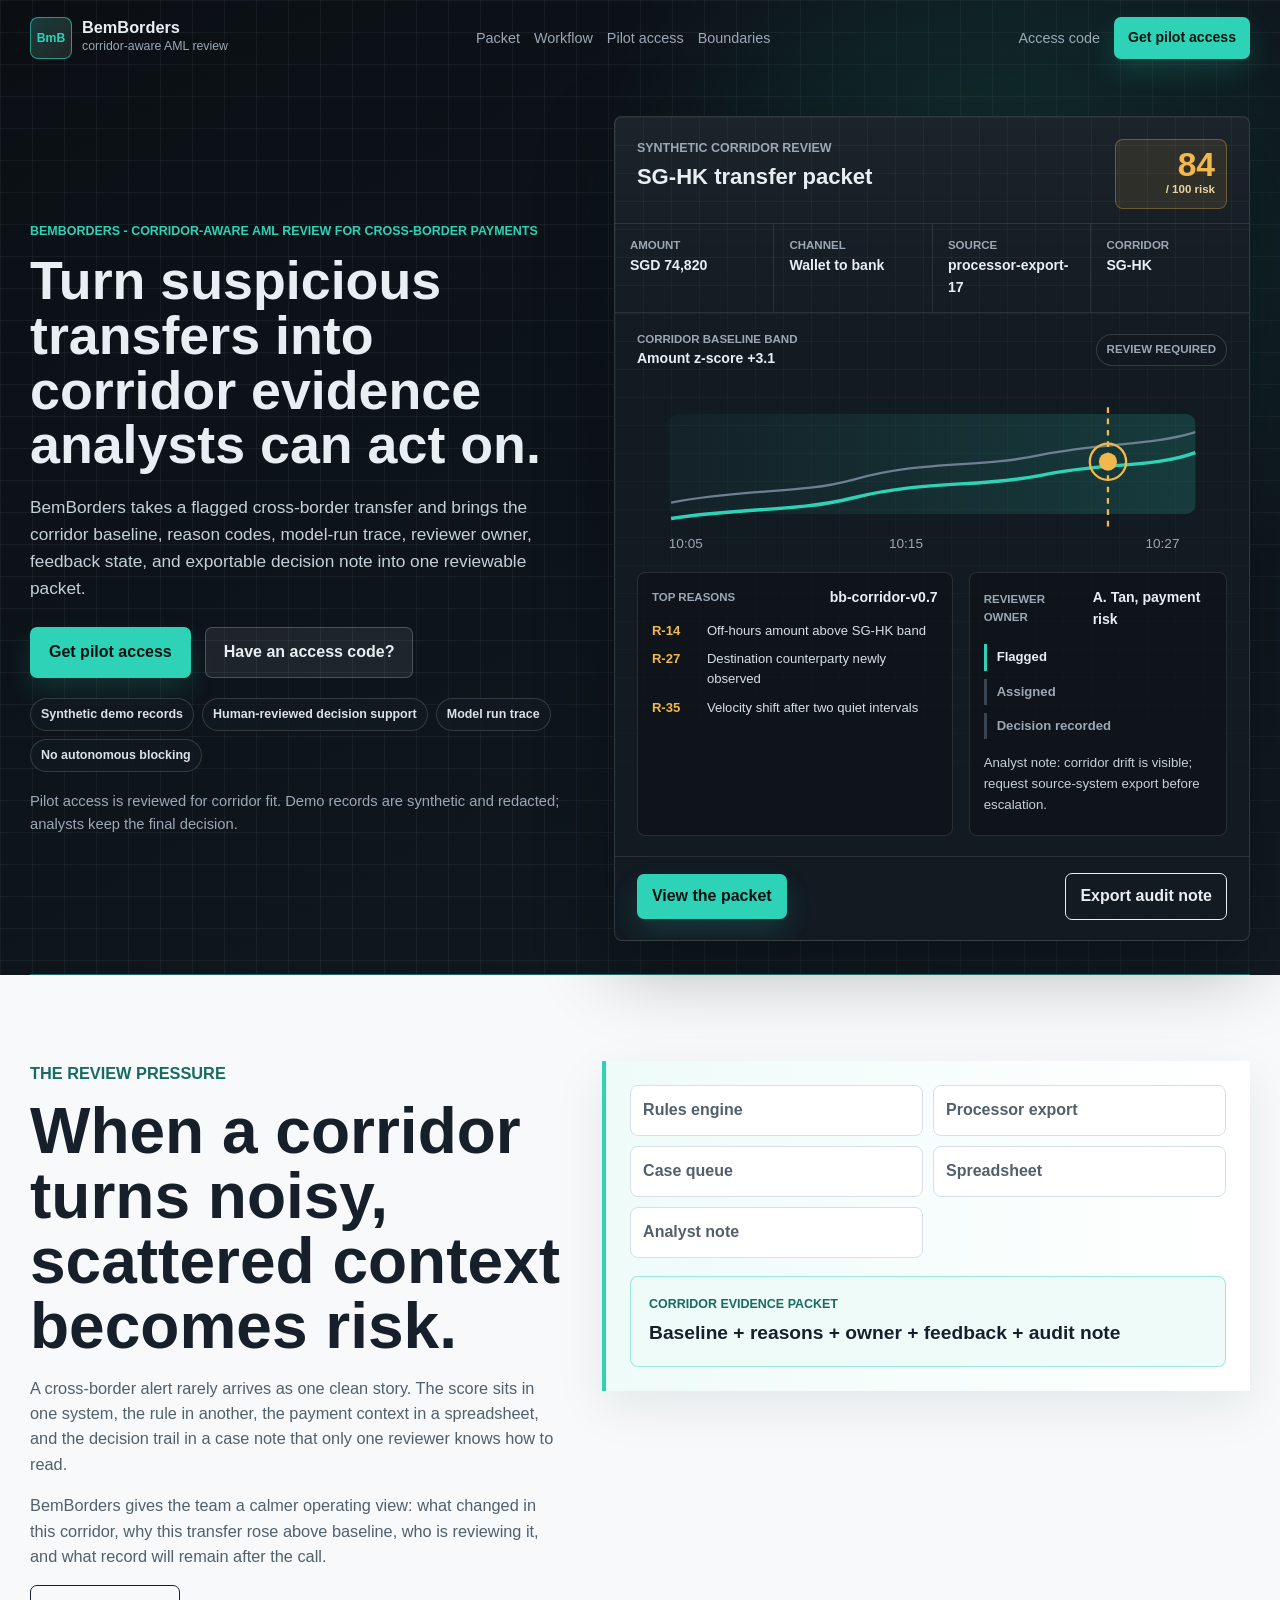
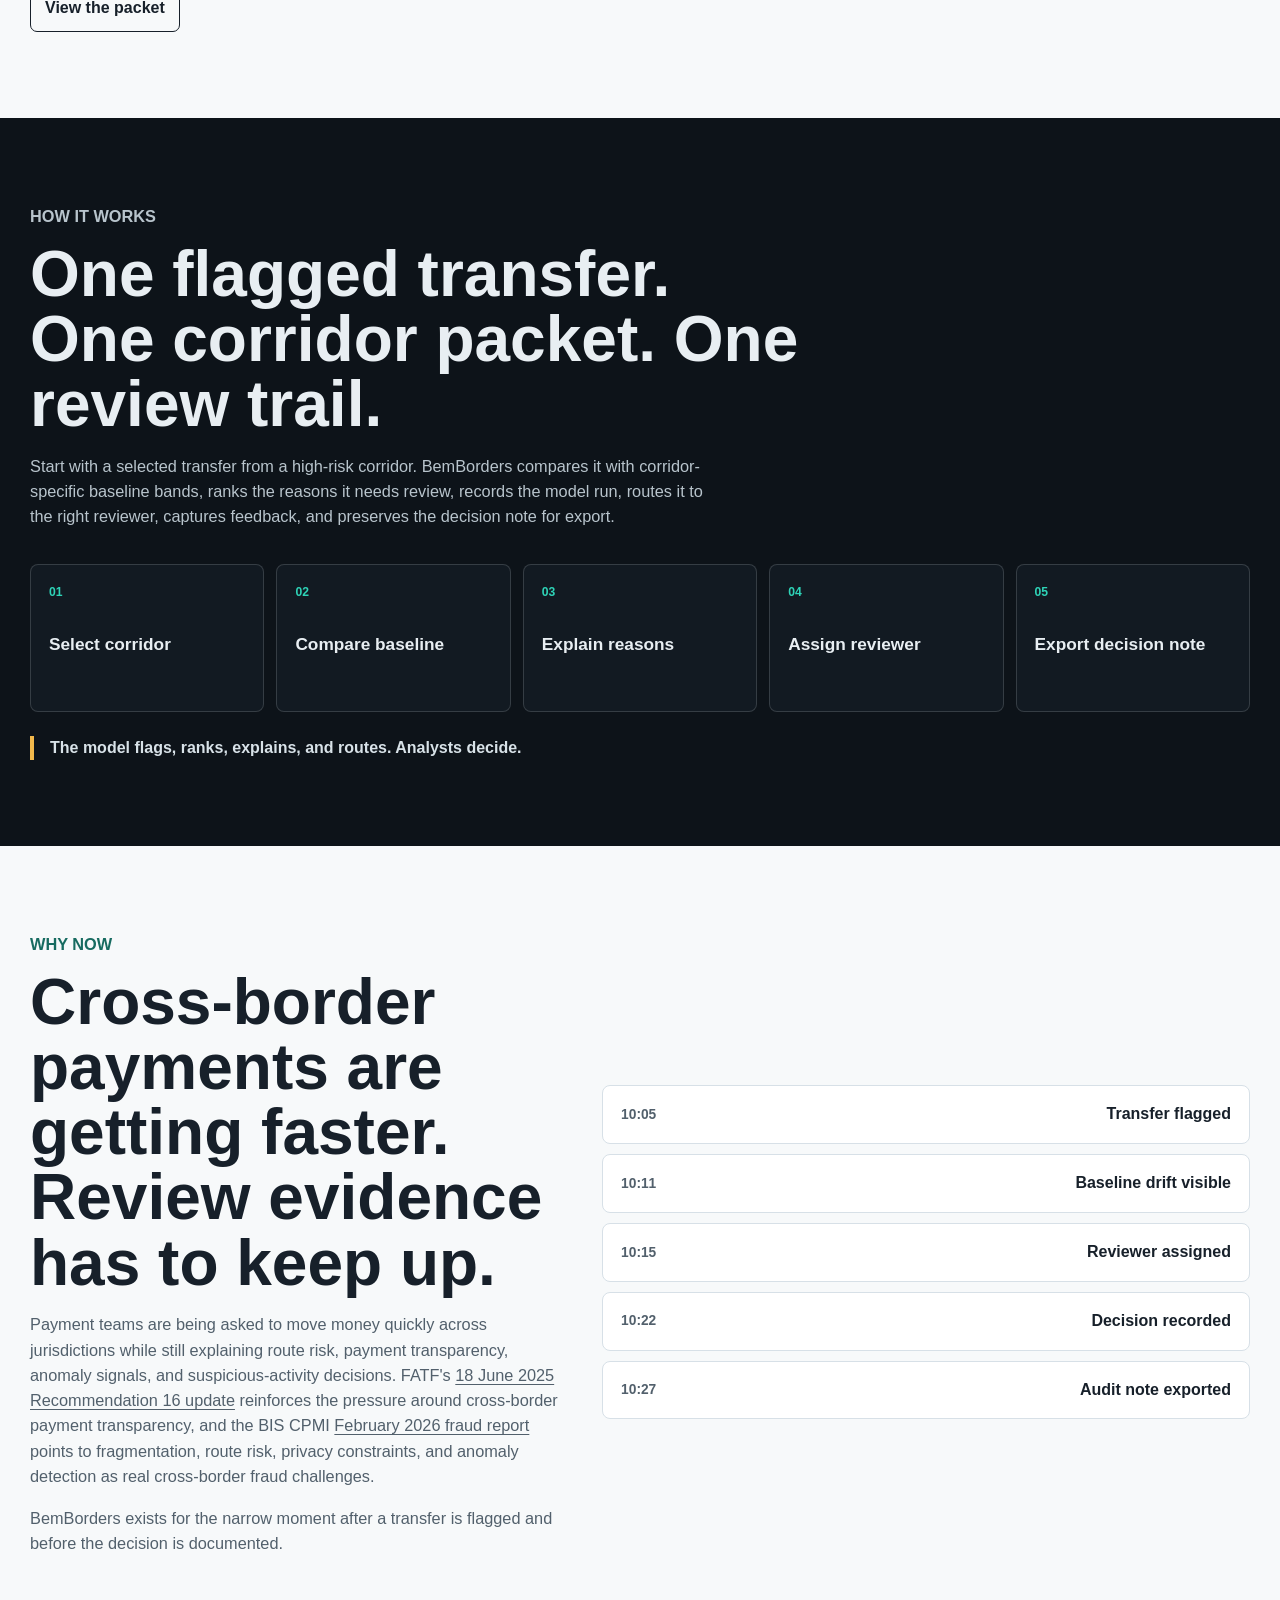
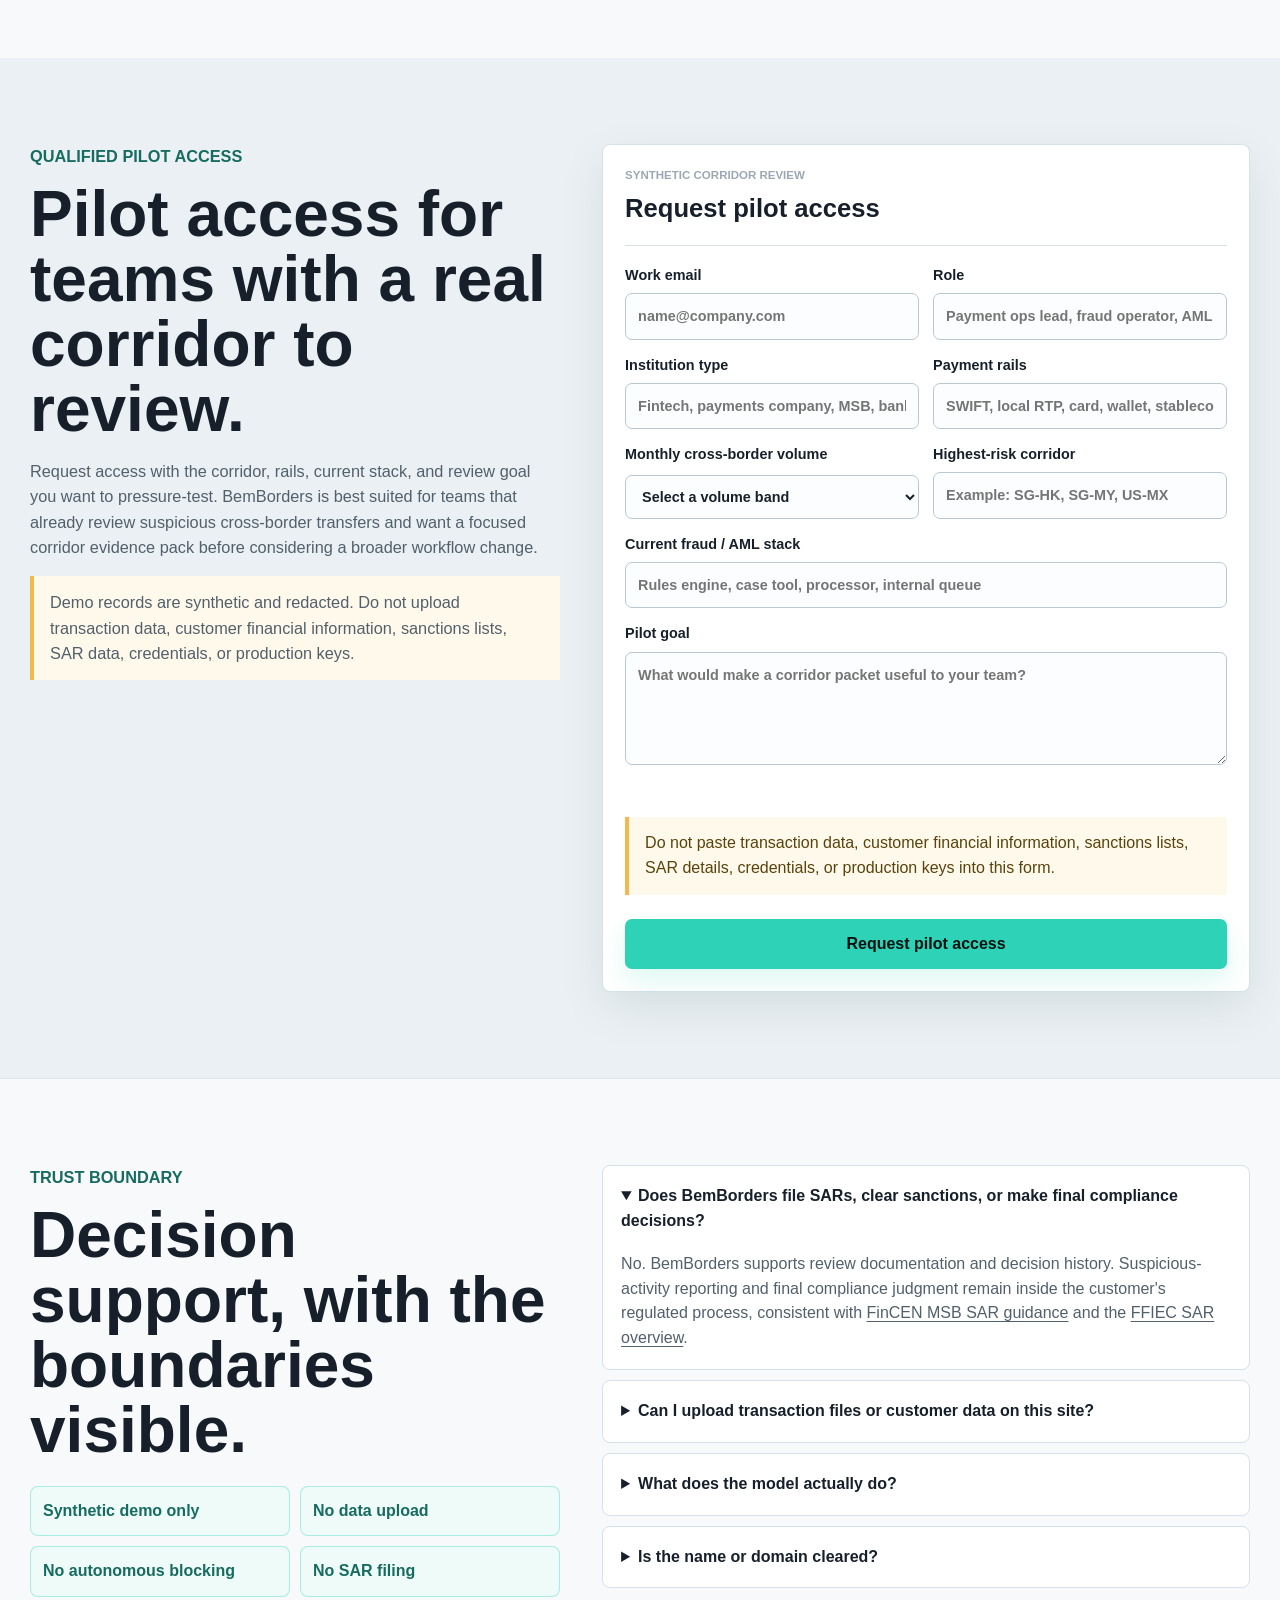
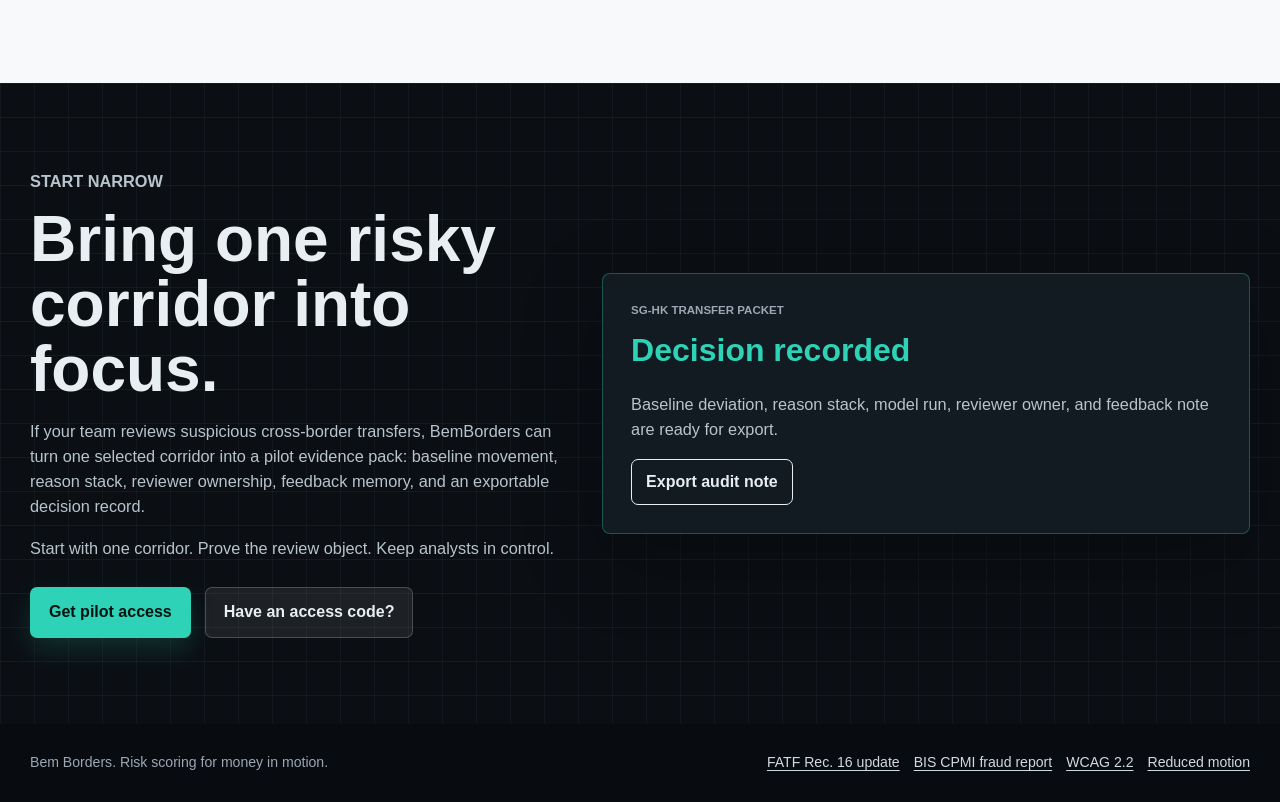
<file: index.html>
<!doctype html>
<html lang="en">
  <head>
    <meta charset="utf-8" />
    <meta name="viewport" content="width=device-width, initial-scale=1" />
    <title>BemBorders - corridor-aware AML review</title>
    <meta
      name="description"
      content="BemBorders turns suspicious cross-border transfers into corridor evidence packets for human-reviewed AML decisions."
    />
    <link
      rel="icon"
      href="data:image/svg+xml,%3Csvg xmlns='http://www.w3.org/2000/svg' viewBox='0 0 48 48'%3E%3Crect width='48' height='48' rx='8' fill='%230B0F14'/%3E%3Cpath d='M10 31V14h10c4 0 7 3 7 7s-3 7-7 7h-5v3h-5zm5-8h5c1.2 0 2-.8 2-2s-.8-2-2-2h-5v4zm18 8V14h5v17h-5z' fill='%232ED3B7'/%3E%3C/svg%3E"
    />
    <link rel="stylesheet" href="./styles.css" />
  </head>
  <body>
    <a class="skip-link" href="#main">Skip to content</a>
    <div class="site-shell">
      <header class="site-header" aria-label="Primary">
        <a class="brand" href="#top" aria-label="BemBorders home">
          <span class="brand-mark" aria-hidden="true">BmB</span>
          <span>
            <strong>BemBorders</strong>
            <small>corridor-aware AML review</small>
          </span>
        </a>
        <nav class="header-nav" aria-label="Page sections">
          <a href="#packet">Packet</a>
          <a href="#workflow">Workflow</a>
          <a href="#pilot-access">Pilot access</a>
          <a href="#boundaries">Boundaries</a>
        </nav>
        <div class="header-actions">
          <a class="text-button" href="#access-code" data-open-access
            >Access code</a
          >
          <a
            class="button button-small"
            href="#pilot-access"
            data-scroll-target="#pilot-access"
          >
            Get pilot access
          </a>
        </div>
      </header>

      <main id="main">
        <section class="hero-band" id="top" aria-labelledby="hero-title">
          <div class="hero-grid">
            <div class="hero-copy">
              <p class="eyebrow">
                BemBorders - corridor-aware AML review for cross-border payments
              </p>
              <h1 id="hero-title">
                Turn suspicious transfers into corridor evidence analysts can
                act on.
              </h1>
              <p class="hero-subhead">
                BemBorders takes a flagged cross-border transfer and brings the
                corridor baseline, reason codes, model-run trace, reviewer
                owner, feedback state, and exportable decision note into one
                reviewable packet.
              </p>
              <p class="hero-subhead hero-subhead-short">
                One flagged transfer becomes corridor context, a review owner,
                and an exportable audit note.
              </p>
              <div class="hero-actions" aria-label="Primary actions">
                <a
                  class="button"
                  href="#pilot-access"
                  data-scroll-target="#pilot-access"
                  >Get pilot access</a
                >
                <a
                  class="button button-secondary"
                  href="#access-code"
                  data-open-access
                  >Have an access code?</a
                >
              </div>
              <div class="trust-chips" aria-label="Trust boundaries">
                <span>Synthetic demo records</span>
                <span>Human-reviewed decision support</span>
                <span>Model run trace</span>
                <span>No autonomous blocking</span>
              </div>
              <p class="hero-note">
                Pilot access is reviewed for corridor fit. Demo records are
                synthetic and redacted; analysts keep the final decision.
              </p>
            </div>

            <article
              class="review-surface"
              id="packet"
              data-review-state="flagged"
              aria-labelledby="surface-title"
            >
              <div class="surface-topline">
                <div>
                  <p class="surface-kicker">Synthetic corridor review</p>
                  <h2 id="surface-title">SG-HK transfer packet</h2>
                </div>
                <div class="risk-score" aria-label="Risk score 84 out of 100">
                  <span>84</span>
                  <small>/ 100 risk</small>
                </div>
              </div>

              <div class="transfer-grid" aria-label="Selected transfer details">
                <div>
                  <span>Amount</span>
                  <strong>SGD 74,820</strong>
                </div>
                <div>
                  <span>Channel</span>
                  <strong>Wallet to bank</strong>
                </div>
                <div>
                  <span>Source</span>
                  <strong>processor-export-17</strong>
                </div>
                <div>
                  <span>Corridor</span>
                  <strong>SG-HK</strong>
                </div>
              </div>

              <div class="baseline-panel">
                <div class="panel-heading">
                  <div>
                    <span>Corridor baseline band</span>
                    <strong>Amount z-score +3.1</strong>
                  </div>
                  <span class="status-pill">Review required</span>
                </div>
                <svg
                  class="baseline-chart"
                  viewBox="0 0 520 160"
                  role="img"
                  aria-labelledby="chart-title chart-desc"
                >
                  <title id="chart-title">SG-HK corridor baseline chart</title>
                  <desc id="chart-desc">
                    A synthetic transfer amount rises above the normal corridor
                    baseline band.
                  </desc>
                  <defs>
                    <linearGradient id="bandFill" x1="0" x2="1" y1="0" y2="0">
                      <stop
                        offset="0%"
                        stop-color="#2ED3B7"
                        stop-opacity="0.04"
                      />
                      <stop
                        offset="100%"
                        stop-color="#2ED3B7"
                        stop-opacity="0.18"
                      />
                    </linearGradient>
                  </defs>
                  <rect
                    x="28"
                    y="30"
                    width="464"
                    height="88"
                    rx="8"
                    fill="url(#bandFill)"
                  />
                  <path
                    d="M30 108 C98 95 142 101 190 88 C254 70 300 78 356 66 C412 55 454 58 492 46"
                    fill="none"
                    stroke="#6E7F91"
                    stroke-width="2"
                  />
                  <path
                    d="M30 122 C98 112 142 116 190 104 C254 88 300 95 356 84 C412 72 454 78 492 64"
                    fill="none"
                    stroke="#2ED3B7"
                    stroke-width="3"
                  />
                  <line
                    x1="415"
                    y1="24"
                    x2="415"
                    y2="130"
                    stroke="#F2B84B"
                    stroke-width="2"
                    stroke-dasharray="5 5"
                  />
                  <circle cx="415" cy="72" r="8" fill="#F2B84B" />
                  <circle
                    class="pulse-dot"
                    cx="415"
                    cy="72"
                    r="16"
                    fill="none"
                    stroke="#F2B84B"
                    stroke-width="2"
                  />
                  <text x="28" y="148" fill="#9BA8B4">10:05</text>
                  <text x="222" y="148" fill="#9BA8B4">10:15</text>
                  <text x="448" y="148" fill="#9BA8B4">10:27</text>
                </svg>
              </div>

              <div class="reason-layout">
                <div class="reason-stack" aria-label="Reason code stack">
                  <div class="panel-heading compact">
                    <span>Top reasons</span>
                    <strong>bb-corridor-v0.7</strong>
                  </div>
                  <ol>
                    <li><span>R-14</span> Off-hours amount above SG-HK band</li>
                    <li>
                      <span>R-27</span> Destination counterparty newly observed
                    </li>
                    <li>
                      <span>R-35</span> Velocity shift after two quiet intervals
                    </li>
                  </ol>
                </div>

                <div class="reviewer-panel" aria-label="Reviewer and status">
                  <div class="reviewer-row">
                    <span>Reviewer owner</span>
                    <strong>A. Tan, payment risk</strong>
                  </div>
                  <div class="timeline" aria-label="Review status timeline">
                    <span class="timeline-step active" data-step="flagged"
                      >Flagged</span
                    >
                    <span class="timeline-step" data-step="assigned"
                      >Assigned</span
                    >
                    <span class="timeline-step" data-step="recorded"
                      >Decision recorded</span
                    >
                  </div>
                  <p class="feedback-note">
                    Analyst note: corridor drift is visible; request
                    source-system export before escalation.
                  </p>
                </div>
              </div>

              <div class="surface-actions">
                <button
                  class="button button-compact"
                  type="button"
                  data-advance-review
                >
                  View the packet
                </button>
                <a
                  class="ghost-action"
                  href="#pilot-access"
                  data-scroll-target="#pilot-access"
                  >Export audit note</a
                >
              </div>
            </article>
          </div>
          <div class="fold-hint" aria-hidden="true"></div>
        </section>

        <section class="light-band" aria-labelledby="problem-title">
          <div class="section-grid">
            <div class="section-copy">
              <p class="section-label">The review pressure</p>
              <h2 id="problem-title">
                When a corridor turns noisy, scattered context becomes risk.
              </h2>
              <p>
                A cross-border alert rarely arrives as one clean story. The
                score sits in one system, the rule in another, the payment
                context in a spreadsheet, and the decision trail in a case note
                that only one reviewer knows how to read.
              </p>
              <p>
                BemBorders gives the team a calmer operating view: what changed
                in this corridor, why this transfer rose above baseline, who is
                reviewing it, and what record will remain after the call.
              </p>
              <button class="inline-action" type="button" data-advance-review>
                View the packet
              </button>
            </div>
            <div
              class="compression-panel"
              aria-label="Fragmented context compressed into one packet"
            >
              <div class="fragment-list">
                <span>Rules engine</span>
                <span>Processor export</span>
                <span>Case queue</span>
                <span>Spreadsheet</span>
                <span>Analyst note</span>
              </div>
              <div class="packet-output">
                <span>Corridor evidence packet</span>
                <strong
                  >Baseline + reasons + owner + feedback + audit note</strong
                >
              </div>
            </div>
          </div>
        </section>

        <section
          class="dark-band"
          id="workflow"
          aria-labelledby="workflow-title"
        >
          <div class="section-header">
            <p class="section-label">How it works</p>
            <h2 id="workflow-title">
              One flagged transfer. One corridor packet. One review trail.
            </h2>
            <p>
              Start with a selected transfer from a high-risk corridor.
              BemBorders compares it with corridor-specific baseline bands,
              ranks the reasons it needs review, records the model run, routes
              it to the right reviewer, captures feedback, and preserves the
              decision note for export.
            </p>
          </div>
          <div class="workflow-strip" aria-label="Five step workflow">
            <div><span>01</span><strong>Select corridor</strong></div>
            <div><span>02</span><strong>Compare baseline</strong></div>
            <div><span>03</span><strong>Explain reasons</strong></div>
            <div><span>04</span><strong>Assign reviewer</strong></div>
            <div><span>05</span><strong>Export decision note</strong></div>
          </div>
          <p class="analyst-boundary">
            The model flags, ranks, explains, and routes. Analysts decide.
          </p>
        </section>

        <section class="light-band" aria-labelledby="why-title">
          <div class="section-grid timeline-grid">
            <div class="section-copy">
              <p class="section-label">Why now</p>
              <h2 id="why-title">
                Cross-border payments are getting faster. Review evidence has to
                keep up.
              </h2>
              <p>
                Payment teams are being asked to move money quickly across
                jurisdictions while still explaining route risk, payment
                transparency, anomaly signals, and suspicious-activity
                decisions. FATF's
                <a
                  href="https://www.fatf-gafi.org/en/publications/Fatfrecommendations/update-Recommendation-16-payment-transparency-june-2025.html"
                  >18 June 2025 Recommendation 16 update</a
                >
                reinforces the pressure around cross-border payment
                transparency, and the BIS CPMI
                <a href="https://www.bis.org/cpmi/pietf/fraud_report_2026.pdf"
                  >February 2026 fraud report</a
                >
                points to fragmentation, route risk, privacy constraints, and
                anomaly detection as real cross-border fraud challenges.
              </p>
              <p>
                BemBorders exists for the narrow moment after a transfer is
                flagged and before the decision is documented.
              </p>
            </div>
            <ol class="why-timeline" aria-label="Corridor review timeline">
              <li><span>10:05</span><strong>Transfer flagged</strong></li>
              <li><span>10:11</span><strong>Baseline drift visible</strong></li>
              <li><span>10:15</span><strong>Reviewer assigned</strong></li>
              <li><span>10:22</span><strong>Decision recorded</strong></li>
              <li><span>10:27</span><strong>Audit note exported</strong></li>
            </ol>
          </div>
        </section>

        <section
          class="pilot-band"
          id="pilot-access"
          aria-labelledby="pilot-title"
        >
          <div class="pilot-grid">
            <div class="section-copy">
              <p class="section-label">Qualified pilot access</p>
              <h2 id="pilot-title">
                Pilot access for teams with a real corridor to review.
              </h2>
              <p>
                Request access with the corridor, rails, current stack, and
                review goal you want to pressure-test. BemBorders is best suited
                for teams that already review suspicious cross-border transfers
                and want a focused corridor evidence pack before considering a
                broader workflow change.
              </p>
              <p class="boundary-callout">
                Demo records are synthetic and redacted. Do not upload
                transaction data, customer financial information, sanctions
                lists, SAR data, credentials, or production keys.
              </p>
              <section
                class="access-code-panel"
                id="access-code"
                aria-labelledby="access-title"
              >
                <h3 id="access-title">Enter access code</h3>
                <p>
                  Enter the code from your invitation to open the synthetic
                  corridor preview.
                </p>
                <form class="code-form" novalidate>
                  <label for="accessCode">Access code</label>
                  <div class="inline-field">
                    <input
                      id="accessCode"
                      name="accessCode"
                      placeholder="Enter pilot access code"
                      autocomplete="off"
                    />
                    <button class="button button-compact" type="submit">
                      Open preview
                    </button>
                  </div>
                  <p class="form-message" id="codeMessage" role="status">
                    Enter the code from your invitation to open the synthetic
                    corridor preview.
                  </p>
                </form>
              </section>
            </div>

            <form
              class="pilot-form"
              novalidate
              aria-describedby="pilot-boundary"
            >
              <div class="form-heading">
                <span>Synthetic corridor review</span>
                <strong>Request pilot access</strong>
              </div>
              <div class="field-grid">
                <label>
                  <span>Work email</span>
                  <input
                    id="workEmail"
                    name="workEmail"
                    type="email"
                    placeholder="name@company.com"
                    autocomplete="email"
                    required
                  />
                </label>
                <label>
                  <span>Role</span>
                  <input
                    name="role"
                    placeholder="Payment ops lead, fraud operator, AML reviewer, founder, engineering lead"
                    required
                  />
                </label>
                <label>
                  <span>Institution type</span>
                  <input
                    name="institution"
                    placeholder="Fintech, payments company, MSB, bank partner, marketplace"
                    required
                  />
                </label>
                <label>
                  <span>Payment rails</span>
                  <input
                    name="rails"
                    placeholder="SWIFT, local RTP, card, wallet, stablecoin, internal ledger"
                    required
                  />
                </label>
                <label>
                  <span>Monthly cross-border volume</span>
                  <select name="volume" required>
                    <option value="">Select a volume band</option>
                    <option>Under 10k transfers</option>
                    <option>10k to 100k transfers</option>
                    <option>100k to 1m transfers</option>
                    <option>More than 1m transfers</option>
                  </select>
                </label>
                <label>
                  <span>Highest-risk corridor</span>
                  <input
                    name="corridor"
                    placeholder="Example: SG-HK, SG-MY, US-MX"
                    required
                  />
                </label>
                <label class="full-field">
                  <span>Current fraud / AML stack</span>
                  <input
                    name="stack"
                    placeholder="Rules engine, case tool, processor, internal queue"
                    required
                  />
                </label>
                <label class="full-field">
                  <span>Pilot goal</span>
                  <textarea
                    name="goal"
                    rows="4"
                    placeholder="What would make a corridor packet useful to your team?"
                    required
                  ></textarea>
                </label>
              </div>
              <p class="form-message" id="formMessage" role="alert"></p>
              <p id="pilot-boundary" class="form-boundary">
                Do not paste transaction data, customer financial information,
                sanctions lists, SAR details, credentials, or production keys
                into this form.
              </p>
              <button
                class="button form-submit"
                type="submit"
                data-default-label="Request pilot access"
              >
                Request pilot access
              </button>
              <div class="success-state" hidden>
                <h3>Request received.</h3>
                <p>
                  We will review your corridor fit and follow up if the pilot
                  scope matches. The preview uses synthetic and redacted records
                  only. Do not send transaction data, customer financial
                  information, sanctions lists, SAR data, credentials, or
                  production keys.
                </p>
                <a
                  class="inline-action"
                  href="#packet"
                  data-scroll-target="#packet"
                  >Return to corridor preview</a
                >
              </div>
            </form>
          </div>
        </section>

        <section
          class="light-band boundary-section"
          id="boundaries"
          aria-labelledby="boundary-title"
        >
          <div class="section-grid">
            <div class="section-copy">
              <p class="section-label">Trust boundary</p>
              <h2 id="boundary-title">
                Decision support, with the boundaries visible.
              </h2>
              <div class="boundary-status" aria-label="Boundary status rows">
                <span>Synthetic demo only</span>
                <span>No data upload</span>
                <span>No autonomous blocking</span>
                <span>No SAR filing</span>
              </div>
            </div>
            <div class="faq-list">
              <details open>
                <summary>
                  Does BemBorders file SARs, clear sanctions, or make final
                  compliance decisions?
                </summary>
                <p>
                  No. BemBorders supports review documentation and decision
                  history. Suspicious-activity reporting and final compliance
                  judgment remain inside the customer's regulated process,
                  consistent with
                  <a
                    href="https://www.fincen.gov/money-services-business-msb-suspicious-activity-reporting"
                    >FinCEN MSB SAR guidance</a
                  >
                  and the
                  <a
                    href="https://bsaaml.ffiec.gov/manual/AssessingComplianceWithBSARegulatoryRequirements/04"
                    >FFIEC SAR overview</a
                  >.
                </p>
              </details>
              <details>
                <summary>
                  Can I upload transaction files or customer data on this site?
                </summary>
                <p>
                  No. The preview uses synthetic or redacted records only. Do
                  not upload transaction data, customer financial information,
                  sanctions lists, SAR data, credentials, production keys, or
                  live integration secrets.
                </p>
              </details>
              <details>
                <summary>What does the model actually do?</summary>
                <p>
                  It supports bounded review tasks: flagging drift, ranking
                  suspicious transfers, explaining reason codes, routing
                  reviewer ownership, and preserving the model-run trace. It
                  does not replace analysts or guarantee detection outcomes. AI
                  effectiveness claims should be proven before public use, a
                  boundary reinforced by the FTC's
                  <a
                    href="https://www.ftc.gov/news-events/news/press-releases/2025/04/ftc-order-requires-workado-back-artificial-intelligence-detection-claims"
                    >2025 Workado AI-claims order</a
                  >.
                </p>
              </details>
              <details>
                <summary>Is the name or domain cleared?</summary>
                <p>
                  Not yet. BemBorders and related domain routes remain launch
                  leads until trademark, common-law, domain, DNS, and handle
                  clearance are complete.
                </p>
              </details>
            </div>
          </div>
        </section>

        <section class="final-band" aria-labelledby="final-title">
          <div class="final-grid">
            <div>
              <p class="section-label">Start narrow</p>
              <h2 id="final-title">Bring one risky corridor into focus.</h2>
              <p>
                If your team reviews suspicious cross-border transfers,
                BemBorders can turn one selected corridor into a pilot evidence
                pack: baseline movement, reason stack, reviewer ownership,
                feedback memory, and an exportable decision record.
              </p>
              <p>
                Start with one corridor. Prove the review object. Keep analysts
                in control.
              </p>
              <div class="hero-actions">
                <a
                  class="button"
                  href="#pilot-access"
                  data-scroll-target="#pilot-access"
                  >Get pilot access</a
                >
                <a
                  class="button button-secondary"
                  href="#access-code"
                  data-open-access
                  >Have an access code?</a
                >
              </div>
            </div>
            <div class="final-packet" aria-label="Decision recorded preview">
              <span>SG-HK transfer packet</span>
              <strong>Decision recorded</strong>
              <p>
                Baseline deviation, reason stack, model run, reviewer owner, and
                feedback note are ready for export.
              </p>
              <a
                class="ghost-action"
                href="#packet"
                data-scroll-target="#packet"
                >Export audit note</a
              >
            </div>
          </div>
        </section>
      </main>

      <footer class="site-footer">
        <p>Bem Borders. Risk scoring for money in motion.</p>
        <div class="footer-links" aria-label="Source links">
          <a
            href="https://www.fatf-gafi.org/en/publications/Fatfrecommendations/update-Recommendation-16-payment-transparency-june-2025.html"
            >FATF Rec. 16 update</a
          >
          <a href="https://www.bis.org/cpmi/pietf/fraud_report_2026.pdf"
            >BIS CPMI fraud report</a
          >
          <a href="https://www.w3.org/TR/WCAG22/">WCAG 2.2</a>
          <a
            href="https://developer.mozilla.org/en-US/docs/Web/CSS/Reference/At-rules/%40media/prefers-reduced-motion"
            >Reduced motion</a
          >
        </div>
      </footer>
    </div>
    <script src="./app.js"></script>
  </body>
</html>
</file>
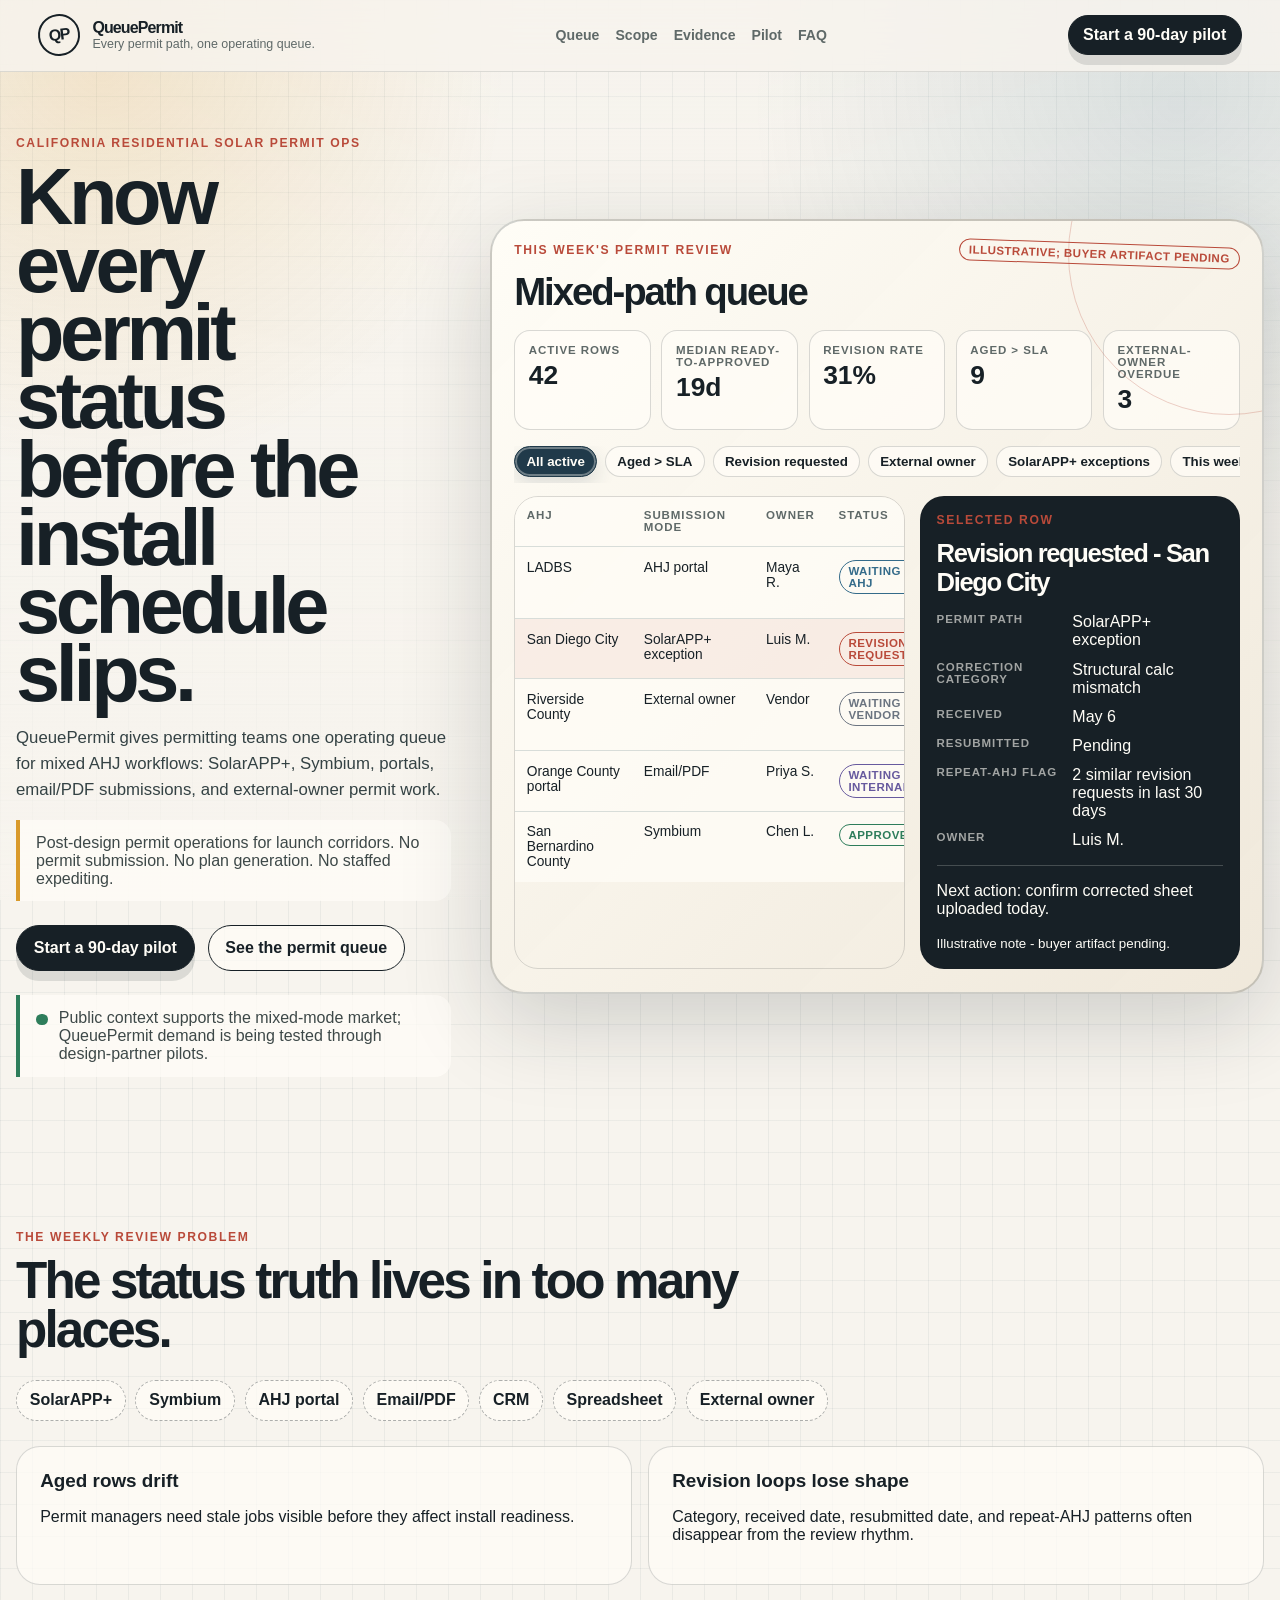
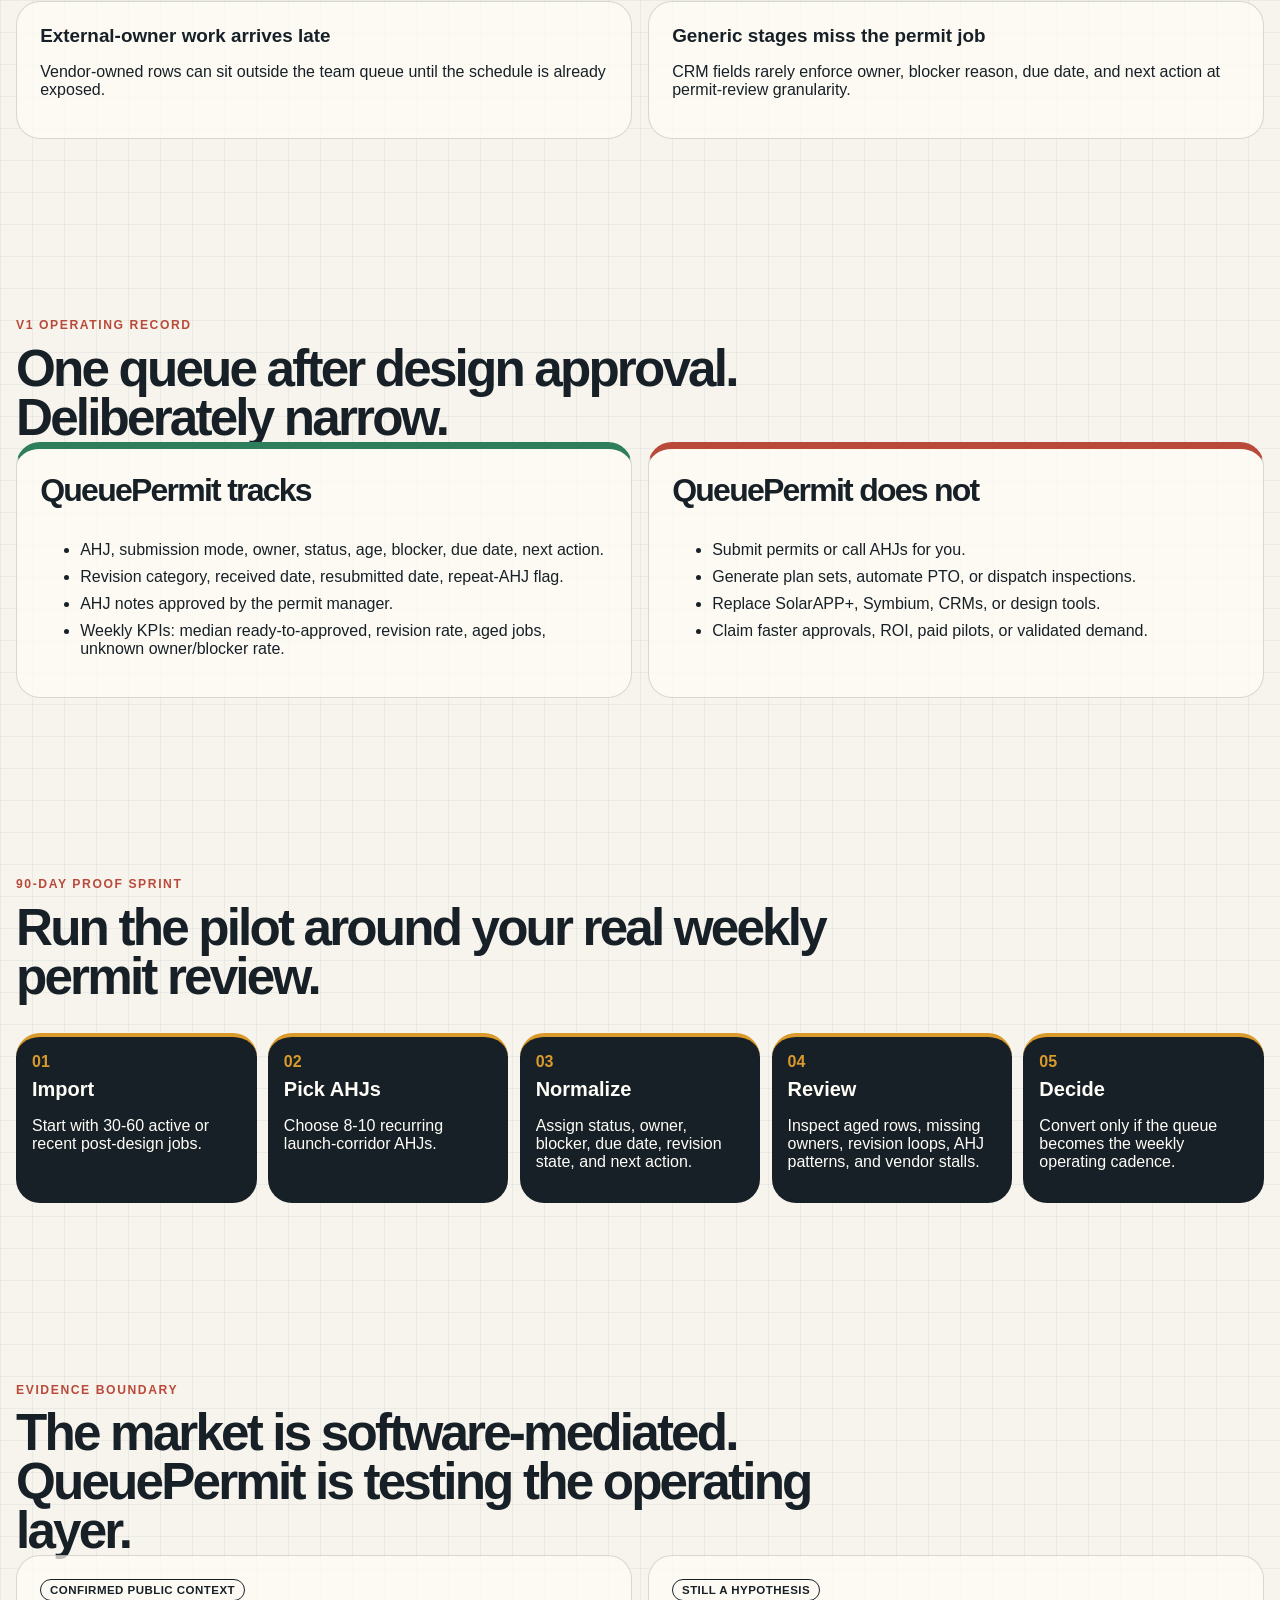
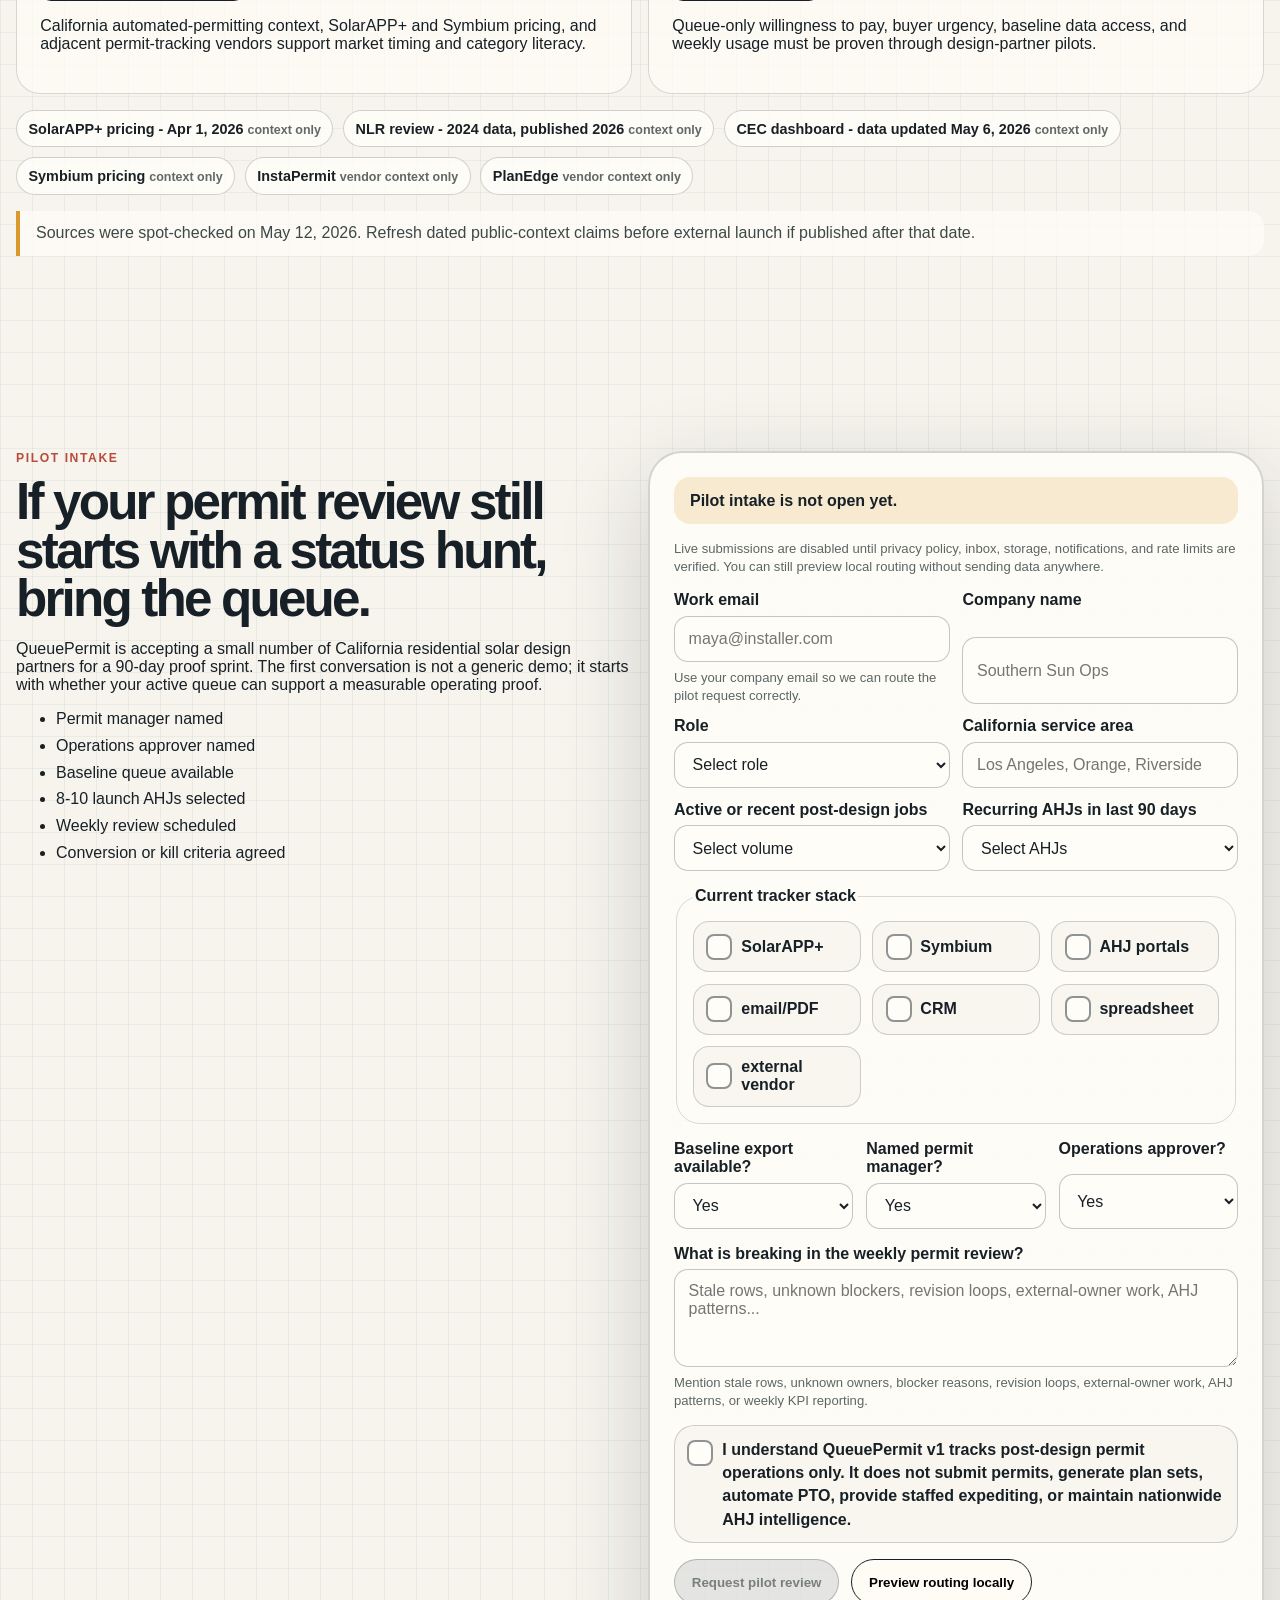
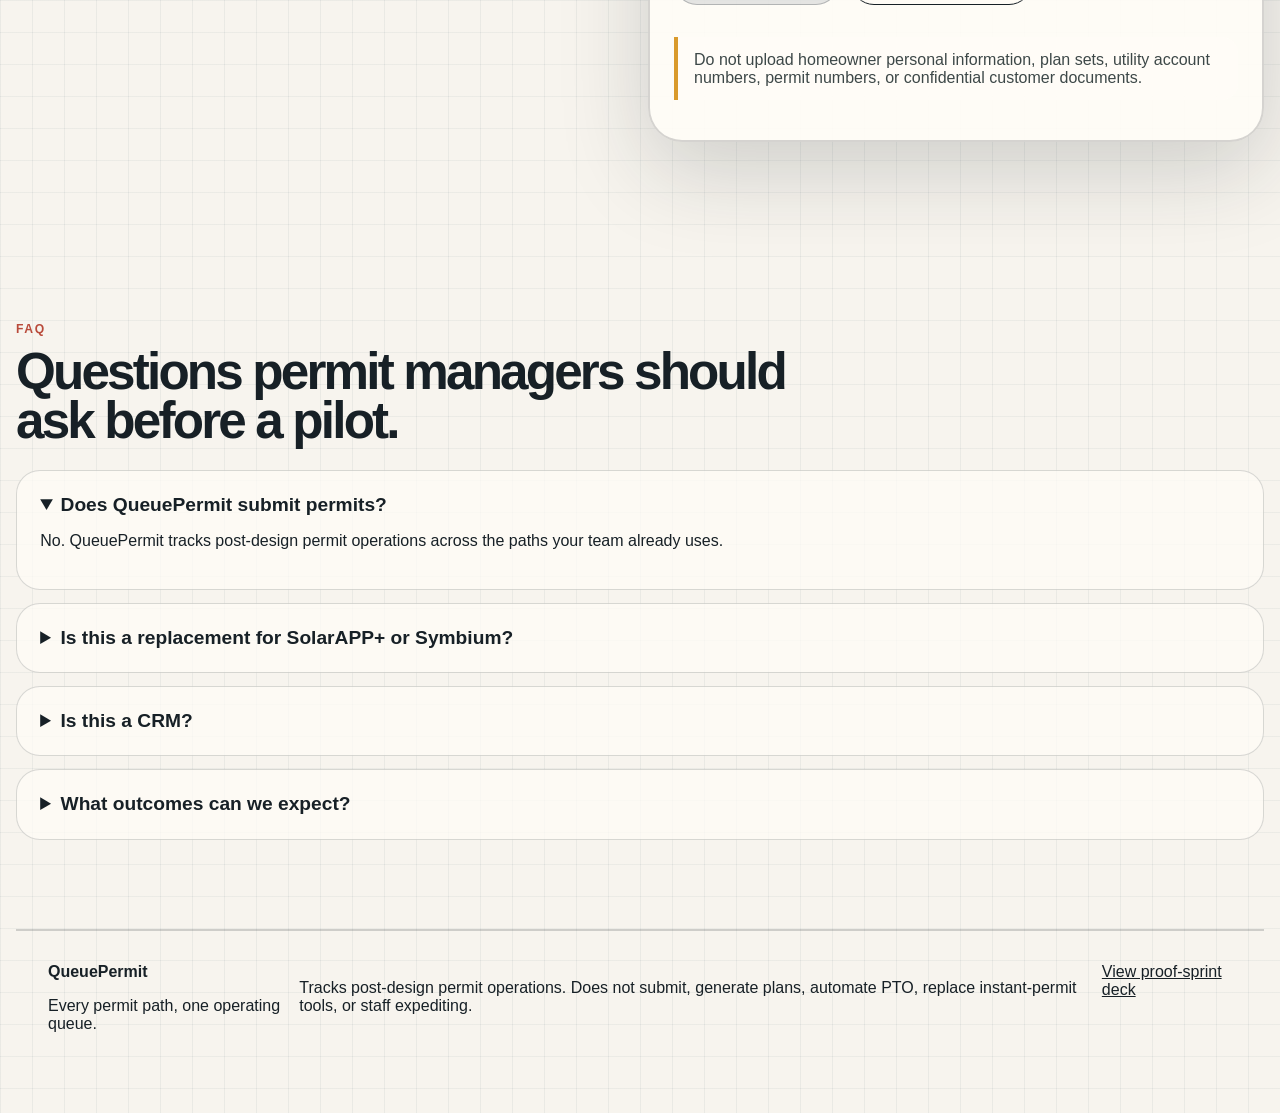
<file: queuepermit/index.html>
<!doctype html>
<html lang="en">
  <head>
    <meta charset="utf-8" />
    <meta name="viewport" content="width=device-width, initial-scale=1" />
    <title>QueuePermit | Every permit path, one operating queue.</title>
    <meta
      name="description"
      content="QueuePermit is a design-partner proof sprint for California residential solar permit teams that need one operating queue across mixed AHJ workflows."
    />
    <link rel="stylesheet" href="./styles.css" />
  </head>
  <body>
    <a class="skip-link" href="#main">Skip to content</a>
    <header class="site-header" aria-label="Primary navigation">
      <a class="brand-mark" href="#top" aria-label="QueuePermit home">
        <span class="brand-sigil" aria-hidden="true">QP</span>
        <span>
          <strong>QueuePermit</strong>
          <small>Every permit path, one operating queue.</small>
        </span>
      </a>
      <nav class="desktop-nav" aria-label="Page sections">
        <a href="#queue">Queue</a>
        <a href="#scope">Scope</a>
        <a href="#evidence">Evidence</a>
        <a href="#pilot">Pilot</a>
        <a href="#faq">FAQ</a>
      </nav>
      <a class="button button-small button-primary" href="#pilot" data-track="primary_cta_click">Start a 90-day pilot</a>
    </header>

    <main id="main">
      <section id="top" class="hero-section">
        <div class="hero-copy">
          <p class="eyebrow">California residential solar permit ops</p>
          <h1>Know every permit status before the install schedule slips.</h1>
          <p class="hero-lede">
            QueuePermit gives permitting teams one operating queue for mixed AHJ workflows:
            SolarAPP+, Symbium, portals, email/PDF submissions, and external-owner permit work.
          </p>
          <p class="scope-strip">
            Post-design permit operations for launch corridors. No permit submission. No plan generation. No staffed expediting.
          </p>
          <div class="hero-actions">
            <a class="button button-primary" href="#pilot" data-track="primary_cta_click">Start a 90-day pilot</a>
            <a class="button button-secondary" href="#queue" data-track="secondary_cta_click">See the permit queue</a>
          </div>
          <div class="evidence-chip">
            <span class="chip-dot"></span>
            Public context supports the mixed-mode market; QueuePermit demand is being tested through design-partner pilots.
          </div>
        </div>

        <section id="queue" class="permit-console" aria-label="Illustrative QueuePermit product queue">
          <div class="console-topline">
            <div>
              <p class="console-label">This week's permit review</p>
              <h2>Mixed-path queue</h2>
            </div>
            <span class="stamp">Illustrative; buyer artifact pending</span>
          </div>

          <div class="kpi-strip" aria-label="Illustrative queue metrics">
            <article><span>Active rows</span><strong>42</strong></article>
            <article><span>Median ready-to-approved</span><strong>19d</strong></article>
            <article><span>Revision rate</span><strong>31%</strong></article>
            <article><span>Aged &gt; SLA</span><strong>9</strong></article>
            <article><span>External-owner overdue</span><strong>3</strong></article>
          </div>

          <div class="filter-rail" aria-label="Saved filters">
            <button class="filter-pill active" type="button" aria-pressed="true">All active</button>
            <button class="filter-pill" type="button" aria-pressed="false">Aged &gt; SLA</button>
            <button class="filter-pill" type="button" aria-pressed="false">Revision requested</button>
            <button class="filter-pill" type="button" aria-pressed="false">External owner</button>
            <button class="filter-pill" type="button" aria-pressed="false">SolarAPP+ exceptions</button>
            <button class="filter-pill" type="button" aria-pressed="false">This week's review</button>
          </div>

          <div class="queue-layout">
            <div class="queue-table-wrap">
              <table class="queue-table">
                <thead>
                  <tr>
                    <th>AHJ</th>
                    <th>Submission mode</th>
                    <th>Owner</th>
                    <th>Status</th>
                    <th>Age</th>
                    <th>Blocker</th>
                    <th>Due</th>
                    <th>Next action</th>
                  </tr>
                </thead>
                <tbody>
                  <tr>
                    <td>LADBS</td>
                    <td>AHJ portal</td>
                    <td>Maya R.</td>
                    <td><span class="status waiting">Waiting on AHJ</span></td>
                    <td class="numeric">18d</td>
                    <td>inspection-card question</td>
                    <td>Thu</td>
                    <td>call portal contact; update note</td>
                  </tr>
                  <tr class="row-selected">
                    <td>San Diego City</td>
                    <td>SolarAPP+ exception</td>
                    <td>Luis M.</td>
                    <td><span class="status revision">Revision requested</span></td>
                    <td class="numeric">6d</td>
                    <td>structural calc mismatch</td>
                    <td>Today</td>
                    <td>confirm corrected sheet uploaded</td>
                  </tr>
                  <tr>
                    <td>Riverside County</td>
                    <td>External owner</td>
                    <td>Vendor</td>
                    <td><span class="status external">Waiting on vendor</span></td>
                    <td class="numeric alert">11d overdue</td>
                    <td>owner response missing</td>
                    <td>Fri</td>
                    <td>escalate with permit packet ID</td>
                  </tr>
                  <tr>
                    <td>Orange County portal</td>
                    <td>Email/PDF</td>
                    <td>Priya S.</td>
                    <td><span class="status internal">Waiting internal</span></td>
                    <td class="numeric">4d</td>
                    <td>missing battery spec</td>
                    <td>Wed</td>
                    <td>request revised cut sheet</td>
                  </tr>
                  <tr>
                    <td>San Bernardino County</td>
                    <td>Symbium</td>
                    <td>Chen L.</td>
                    <td><span class="status approved">Approved</span></td>
                    <td class="numeric">2d</td>
                    <td>none</td>
                    <td>Done</td>
                    <td>archive approval; notify install ops</td>
                  </tr>
                </tbody>
            </table>
              <div class="mobile-queue-cards" aria-label="Mobile queue cards">
                <article class="mobile-row-card">
                  <span class="status waiting">Waiting on AHJ</span>
                  <h3>LADBS</h3>
                  <dl>
                    <div><dt>Submission mode</dt><dd>AHJ portal</dd></div>
                    <div><dt>Age</dt><dd>18d</dd></div>
                    <div><dt>Owner</dt><dd>Maya R.</dd></div>
                    <div><dt>Blocker</dt><dd>inspection-card question</dd></div>
                    <div><dt>Due</dt><dd>Thu</dd></div>
                    <div><dt>Next action</dt><dd>call portal contact; update note</dd></div>
                  </dl>
                  <button class="row-toggle" type="button" aria-expanded="false">Expand row</button>
                </article>
                <article class="mobile-row-card selected">
                  <span class="status revision">Revision requested</span>
                  <h3>San Diego City</h3>
                  <dl>
                    <div><dt>Submission mode</dt><dd>SolarAPP+ exception</dd></div>
                    <div><dt>Age</dt><dd>6d</dd></div>
                    <div><dt>Owner</dt><dd>Luis M.</dd></div>
                    <div><dt>Blocker</dt><dd>structural calc mismatch</dd></div>
                    <div><dt>Due</dt><dd>Today</dd></div>
                    <div><dt>Next action</dt><dd>confirm corrected sheet uploaded</dd></div>
                  </dl>
                  <button class="row-toggle" type="button" aria-expanded="false">Expand row</button>
                </article>
                <article class="mobile-row-card">
                  <span class="status external">Waiting on vendor</span>
                  <h3>Riverside County</h3>
                  <dl>
                    <div><dt>Submission mode</dt><dd>External owner</dd></div>
                    <div><dt>Age</dt><dd>11d overdue</dd></div>
                    <div><dt>Owner</dt><dd>Vendor</dd></div>
                    <div><dt>Blocker</dt><dd>owner response missing</dd></div>
                    <div><dt>Due</dt><dd>Fri</dd></div>
                    <div><dt>Next action</dt><dd>escalate with permit packet ID</dd></div>
                  </dl>
                  <button class="row-toggle" type="button" aria-expanded="false">Expand row</button>
                </article>
              </div>
            </div>

            <aside class="case-panel" aria-label="Selected permit detail">
              <p class="panel-kicker">Selected row</p>
              <h3>Revision requested - San Diego City</h3>
              <dl>
                <div><dt>Permit path</dt><dd>SolarAPP+ exception</dd></div>
                <div><dt>Correction category</dt><dd>Structural calc mismatch</dd></div>
                <div><dt>Received</dt><dd>May 6</dd></div>
                <div><dt>Resubmitted</dt><dd>Pending</dd></div>
                <div><dt>Repeat-AHJ flag</dt><dd>2 similar revision requests in last 30 days</dd></div>
                <div><dt>Owner</dt><dd>Luis M.</dd></div>
              </dl>
              <p class="next-action">Next action: confirm corrected sheet uploaded today.</p>
              <small>Illustrative note - buyer artifact pending.</small>
            </aside>
          </div>
        </section>
      </section>

      <section class="problem-section">
        <div class="section-heading">
          <p class="eyebrow">The weekly review problem</p>
          <h2>The status truth lives in too many places.</h2>
        </div>
        <div class="source-map" aria-label="Fragmented permit sources">
          <span>SolarAPP+</span>
          <span>Symbium</span>
          <span>AHJ portal</span>
          <span>Email/PDF</span>
          <span>CRM</span>
          <span>Spreadsheet</span>
          <span>External owner</span>
        </div>
        <div class="problem-grid">
          <article>
            <strong>Aged rows drift</strong>
            <p>Permit managers need stale jobs visible before they affect install readiness.</p>
          </article>
          <article>
            <strong>Revision loops lose shape</strong>
            <p>Category, received date, resubmitted date, and repeat-AHJ patterns often disappear from the review rhythm.</p>
          </article>
          <article>
            <strong>External-owner work arrives late</strong>
            <p>Vendor-owned rows can sit outside the team queue until the schedule is already exposed.</p>
          </article>
          <article>
            <strong>Generic stages miss the permit job</strong>
            <p>CRM fields rarely enforce owner, blocker reason, due date, and next action at permit-review granularity.</p>
          </article>
        </div>
      </section>

      <section id="scope" class="solution-section">
        <div class="section-heading">
          <p class="eyebrow">V1 operating record</p>
          <h2>One queue after design approval. Deliberately narrow.</h2>
        </div>
        <div class="scope-board">
          <article class="scope-card include">
            <h3>QueuePermit tracks</h3>
            <ul>
              <li>AHJ, submission mode, owner, status, age, blocker, due date, next action.</li>
              <li>Revision category, received date, resubmitted date, repeat-AHJ flag.</li>
              <li>AHJ notes approved by the permit manager.</li>
              <li>Weekly KPIs: median ready-to-approved, revision rate, aged jobs, unknown owner/blocker rate.</li>
            </ul>
          </article>
          <article class="scope-card exclude">
            <h3>QueuePermit does not</h3>
            <ul>
              <li>Submit permits or call AHJs for you.</li>
              <li>Generate plan sets, automate PTO, or dispatch inspections.</li>
              <li>Replace SolarAPP+, Symbium, CRMs, or design tools.</li>
              <li>Claim faster approvals, ROI, paid pilots, or validated demand.</li>
            </ul>
          </article>
        </div>
      </section>

      <section class="workflow-section">
        <div class="section-heading">
          <p class="eyebrow">90-day proof sprint</p>
          <h2>Run the pilot around your real weekly permit review.</h2>
        </div>
        <ol class="workflow-steps">
          <li><span>01</span><strong>Import</strong><p>Start with 30-60 active or recent post-design jobs.</p></li>
          <li><span>02</span><strong>Pick AHJs</strong><p>Choose 8-10 recurring launch-corridor AHJs.</p></li>
          <li><span>03</span><strong>Normalize</strong><p>Assign status, owner, blocker, due date, revision state, and next action.</p></li>
          <li><span>04</span><strong>Review</strong><p>Inspect aged rows, missing owners, revision loops, AHJ patterns, and vendor stalls.</p></li>
          <li><span>05</span><strong>Decide</strong><p>Convert only if the queue becomes the weekly operating cadence.</p></li>
        </ol>
      </section>

      <section id="evidence" class="evidence-section">
        <div class="section-heading">
          <p class="eyebrow">Evidence boundary</p>
          <h2>The market is software-mediated. QueuePermit is testing the operating layer.</h2>
        </div>
        <div class="evidence-grid">
          <article>
            <span class="evidence-label">Confirmed public context</span>
            <p>California automated-permitting context, SolarAPP+ and Symbium pricing, and adjacent permit-tracking vendors support market timing and category literacy.</p>
          </article>
          <article>
            <span class="evidence-label hypothesis">Still a hypothesis</span>
            <p>Queue-only willingness to pay, buyer urgency, baseline data access, and weekly usage must be proven through design-partner pilots.</p>
          </article>
        </div>
        <div class="source-chips" aria-label="Public context sources">
          <a href="https://help.gosolarapp.org/article/75-how-much-does-solarapp-cost-an-installer-to-use" target="_blank" rel="noreferrer">SolarAPP+ pricing - Apr 1, 2026 <span>context only</span></a>
          <a href="https://research-hub.nlr.gov/en/publications/solarapp-performance-review-2024-data-2/" target="_blank" rel="noreferrer">NLR review - 2024 data, published 2026 <span>context only</span></a>
          <a href="https://www.energy.ca.gov/programs-and-topics/programs/residential-solar-permit-reporting-program-sb-379/residential-solar" target="_blank" rel="noreferrer">CEC dashboard - data updated May 6, 2026 <span>context only</span></a>
          <a href="https://symbium.com/pricing/" target="_blank" rel="noreferrer">Symbium pricing <span>context only</span></a>
          <a href="https://www.instapermit.com/" target="_blank" rel="noreferrer">InstaPermit <span>vendor context only</span></a>
          <a href="https://www.planedgepermits.com/" target="_blank" rel="noreferrer">PlanEdge <span>vendor context only</span></a>
        </div>
        <p class="maintenance-note">Sources were spot-checked on May 12, 2026. Refresh dated public-context claims before external launch if published after that date.</p>
      </section>

      <section id="pilot" class="pilot-section">
        <div class="pilot-copy">
          <p class="eyebrow">Pilot intake</p>
          <h2>If your permit review still starts with a status hunt, bring the queue.</h2>
          <p>
            QueuePermit is accepting a small number of California residential solar design partners for a 90-day proof sprint.
            The first conversation is not a generic demo; it starts with whether your active queue can support a measurable operating proof.
          </p>
          <ul class="checklist">
            <li>Permit manager named</li>
            <li>Operations approver named</li>
            <li>Baseline queue available</li>
            <li>8-10 launch AHJs selected</li>
            <li>Weekly review scheduled</li>
            <li>Conversion or kill criteria agreed</li>
          </ul>
        </div>

        <form class="pilot-form" id="pilotForm" novalidate>
          <div class="form-status disabled" id="formStatus" role="status" aria-live="polite">Pilot intake is not open yet.</div>
          <p class="preview-note" id="previewHelp">Live submissions are disabled until privacy policy, inbox, storage, notifications, and rate limits are verified. You can still preview local routing without sending data anywhere.</p>
          <div class="field-grid">
            <label>
              <span>Work email</span>
              <input name="email" type="email" autocomplete="email" required placeholder="maya@installer.com" aria-describedby="emailHelp" />
              <small id="emailHelp">Use your company email so we can route the pilot request correctly.</small>
            </label>
            <label>
              <span>Company name</span>
              <input name="company" type="text" autocomplete="organization" required placeholder="Southern Sun Ops" />
            </label>
            <label>
              <span>Role</span>
              <select name="role" required>
                <option value="">Select role</option>
                <option>Permit Manager</option>
                <option>Manager of Permitting</option>
                <option>Director / Head of Residential Operations</option>
                <option>Founder / GM</option>
                <option>Other</option>
              </select>
            </label>
            <label>
              <span>California service area</span>
              <input name="area" type="text" required placeholder="Los Angeles, Orange, Riverside" />
            </label>
            <label>
              <span>Active or recent post-design jobs</span>
              <select name="jobs" required>
                <option value="">Select volume</option>
                <option>&lt;30</option>
                <option>30-60</option>
                <option>61-150</option>
                <option>150+</option>
              </select>
            </label>
            <label>
              <span>Recurring AHJs in last 90 days</span>
              <select name="ahjs" required>
                <option value="">Select AHJs</option>
                <option>&lt;5</option>
                <option>5-7</option>
                <option>8-10</option>
                <option>11+</option>
              </select>
            </label>
          </div>

          <fieldset>
            <legend>Current tracker stack</legend>
            <div class="checkbox-grid">
              <label class="choice-pill"><input type="checkbox" name="stack" value="SolarAPP+" /><span>SolarAPP+</span></label>
              <label class="choice-pill"><input type="checkbox" name="stack" value="Symbium" /><span>Symbium</span></label>
              <label class="choice-pill"><input type="checkbox" name="stack" value="AHJ portals" /><span>AHJ portals</span></label>
              <label class="choice-pill"><input type="checkbox" name="stack" value="email/PDF" /><span>email/PDF</span></label>
              <label class="choice-pill"><input type="checkbox" name="stack" value="CRM" /><span>CRM</span></label>
              <label class="choice-pill"><input type="checkbox" name="stack" value="spreadsheet" /><span>spreadsheet</span></label>
              <label class="choice-pill"><input type="checkbox" name="stack" value="external vendor" /><span>external vendor</span></label>
            </div>
          </fieldset>

          <div class="field-grid three">
            <label>
              <span>Baseline export available?</span>
              <select name="baseline" required><option>Yes</option><option>Not yet</option><option>No</option></select>
            </label>
            <label>
              <span>Named permit manager?</span>
              <select name="manager" required><option>Yes</option><option>Not yet</option><option>No</option></select>
            </label>
            <label>
              <span>Operations approver?</span>
              <select name="approver" required><option>Yes</option><option>Not yet</option><option>No</option></select>
            </label>
          </div>

          <label>
            <span>What is breaking in the weekly permit review?</span>
            <textarea name="issue" required rows="4" placeholder="Stale rows, unknown blockers, revision loops, external-owner work, AHJ patterns..." aria-describedby="issueHelp"></textarea>
            <small id="issueHelp">Mention stale rows, unknown owners, blocker reasons, revision loops, external-owner work, AHJ patterns, or weekly KPI reporting.</small>
          </label>

          <label class="scope-ack choice-pill">
            <input name="scope" type="checkbox" required />
            <span>I understand QueuePermit v1 tracks post-design permit operations only. It does not submit permits, generate plan sets, automate PTO, provide staffed expediting, or maintain nationwide AHJ intelligence.</span>
          </label>

          <div class="form-actions">
            <button class="button button-disabled" type="submit" disabled aria-describedby="formStatus">Request pilot review</button>
            <button class="button button-secondary" id="previewRoutingButton" type="button">Preview routing locally</button>
          </div>
          <p class="privacy-note">Do not upload homeowner personal information, plan sets, utility account numbers, permit numbers, or confidential customer documents.</p>
        </form>
      </section>

      <section id="faq" class="faq-section">
        <div class="section-heading">
          <p class="eyebrow">FAQ</p>
          <h2>Questions permit managers should ask before a pilot.</h2>
        </div>
        <div class="faq-list">
          <details open>
            <summary>Does QueuePermit submit permits?</summary>
            <p>No. QueuePermit tracks post-design permit operations across the paths your team already uses.</p>
          </details>
          <details>
            <summary>Is this a replacement for SolarAPP+ or Symbium?</summary>
            <p>No. If a job qualifies for an instant permit path, use it. QueuePermit helps the permit team see the whole mixed queue.</p>
          </details>
          <details>
            <summary>Is this a CRM?</summary>
            <p>No. QueuePermit is narrower than a CRM and more permit-specific than a generic board.</p>
          </details>
          <details>
            <summary>What outcomes can we expect?</summary>
            <p>The pilot measures queue quality and operating cadence first. QueuePermit does not promise guaranteed approval speed.</p>
          </details>
        </div>
      </section>
    </main>

    <footer class="site-footer">
      <div>
        <strong>QueuePermit</strong>
        <p>Every permit path, one operating queue.</p>
      </div>
      <p>Tracks post-design permit operations. Does not submit, generate plans, automate PTO, replace instant-permit tools, or staff expediting.</p>
      <a href="./deck.html">View proof-sprint deck</a>
    </footer>

    <div class="mobile-cta" aria-label="Mobile quick actions">
      <a class="button button-primary" href="#pilot">Start pilot</a>
      <a class="button button-secondary" href="#queue">Queue</a>
    </div>

    <script src="./app.js"></script>
  </body>
</html>
</file>
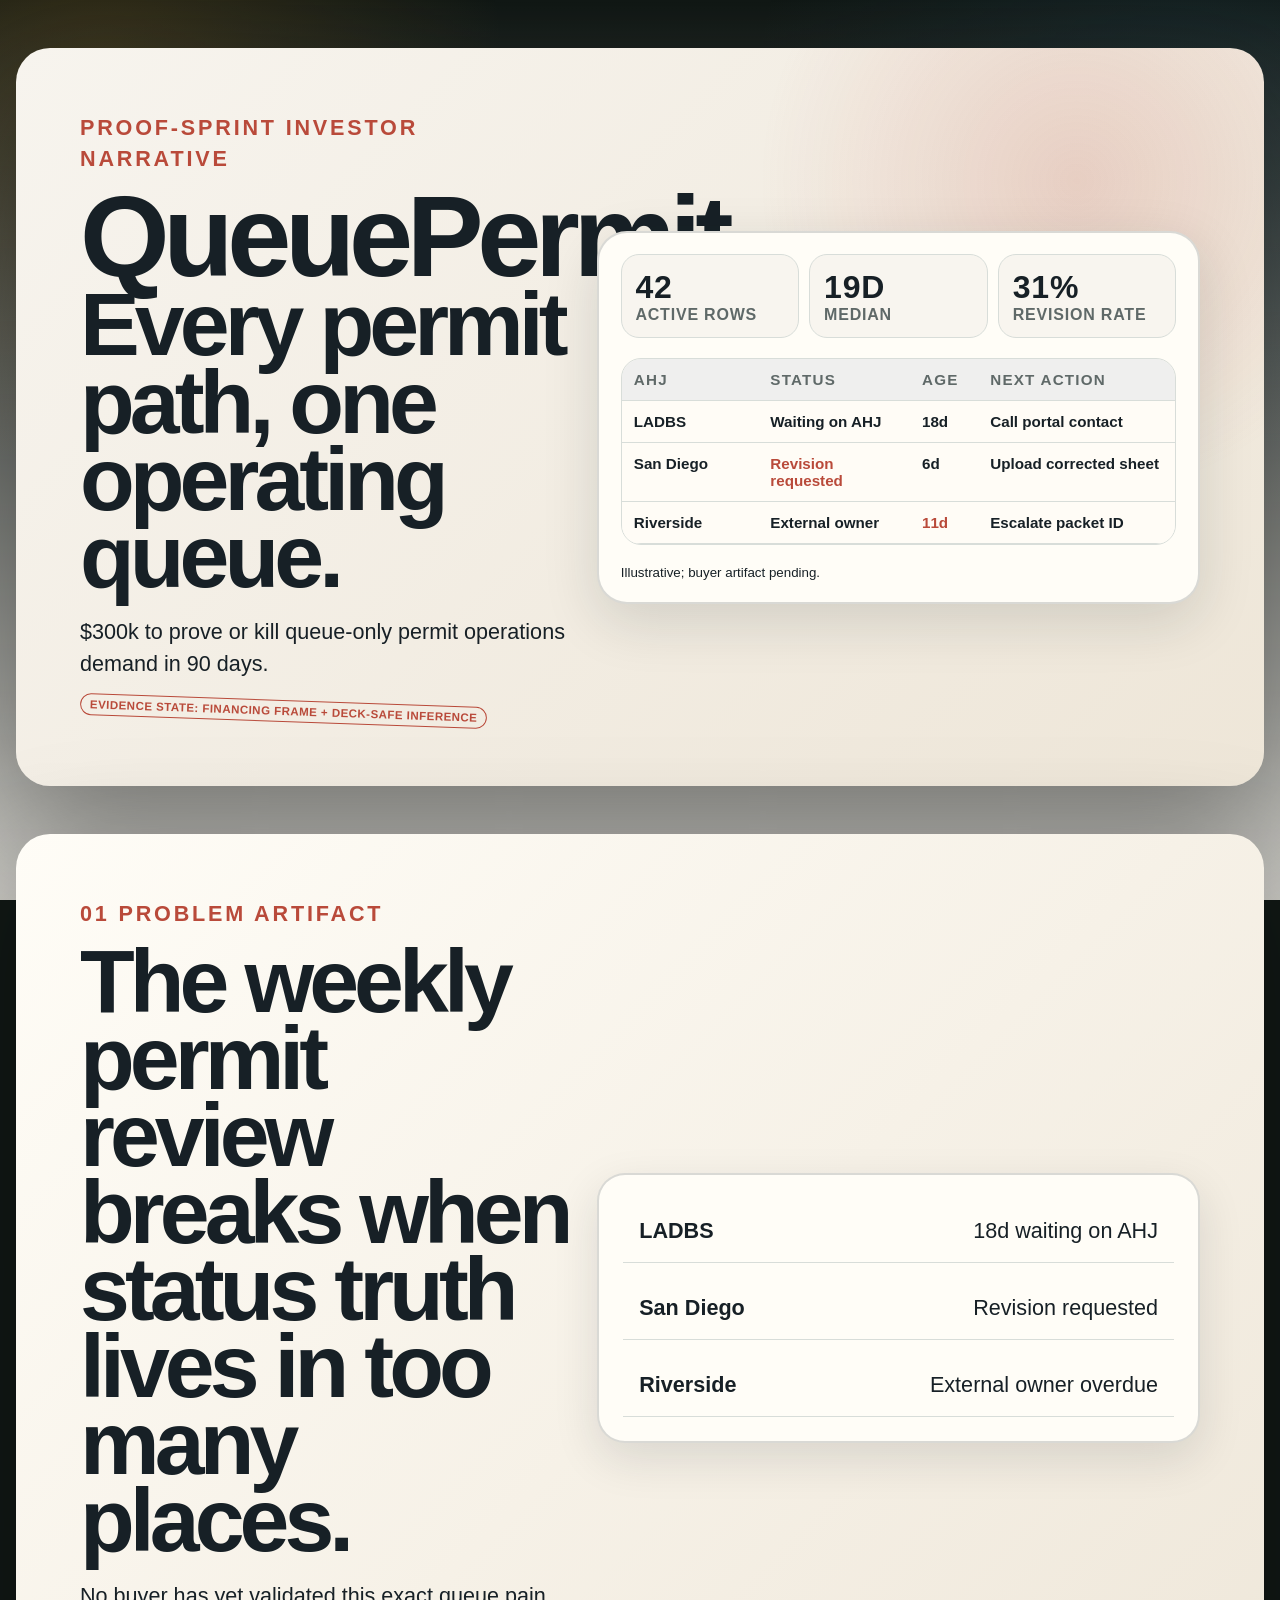
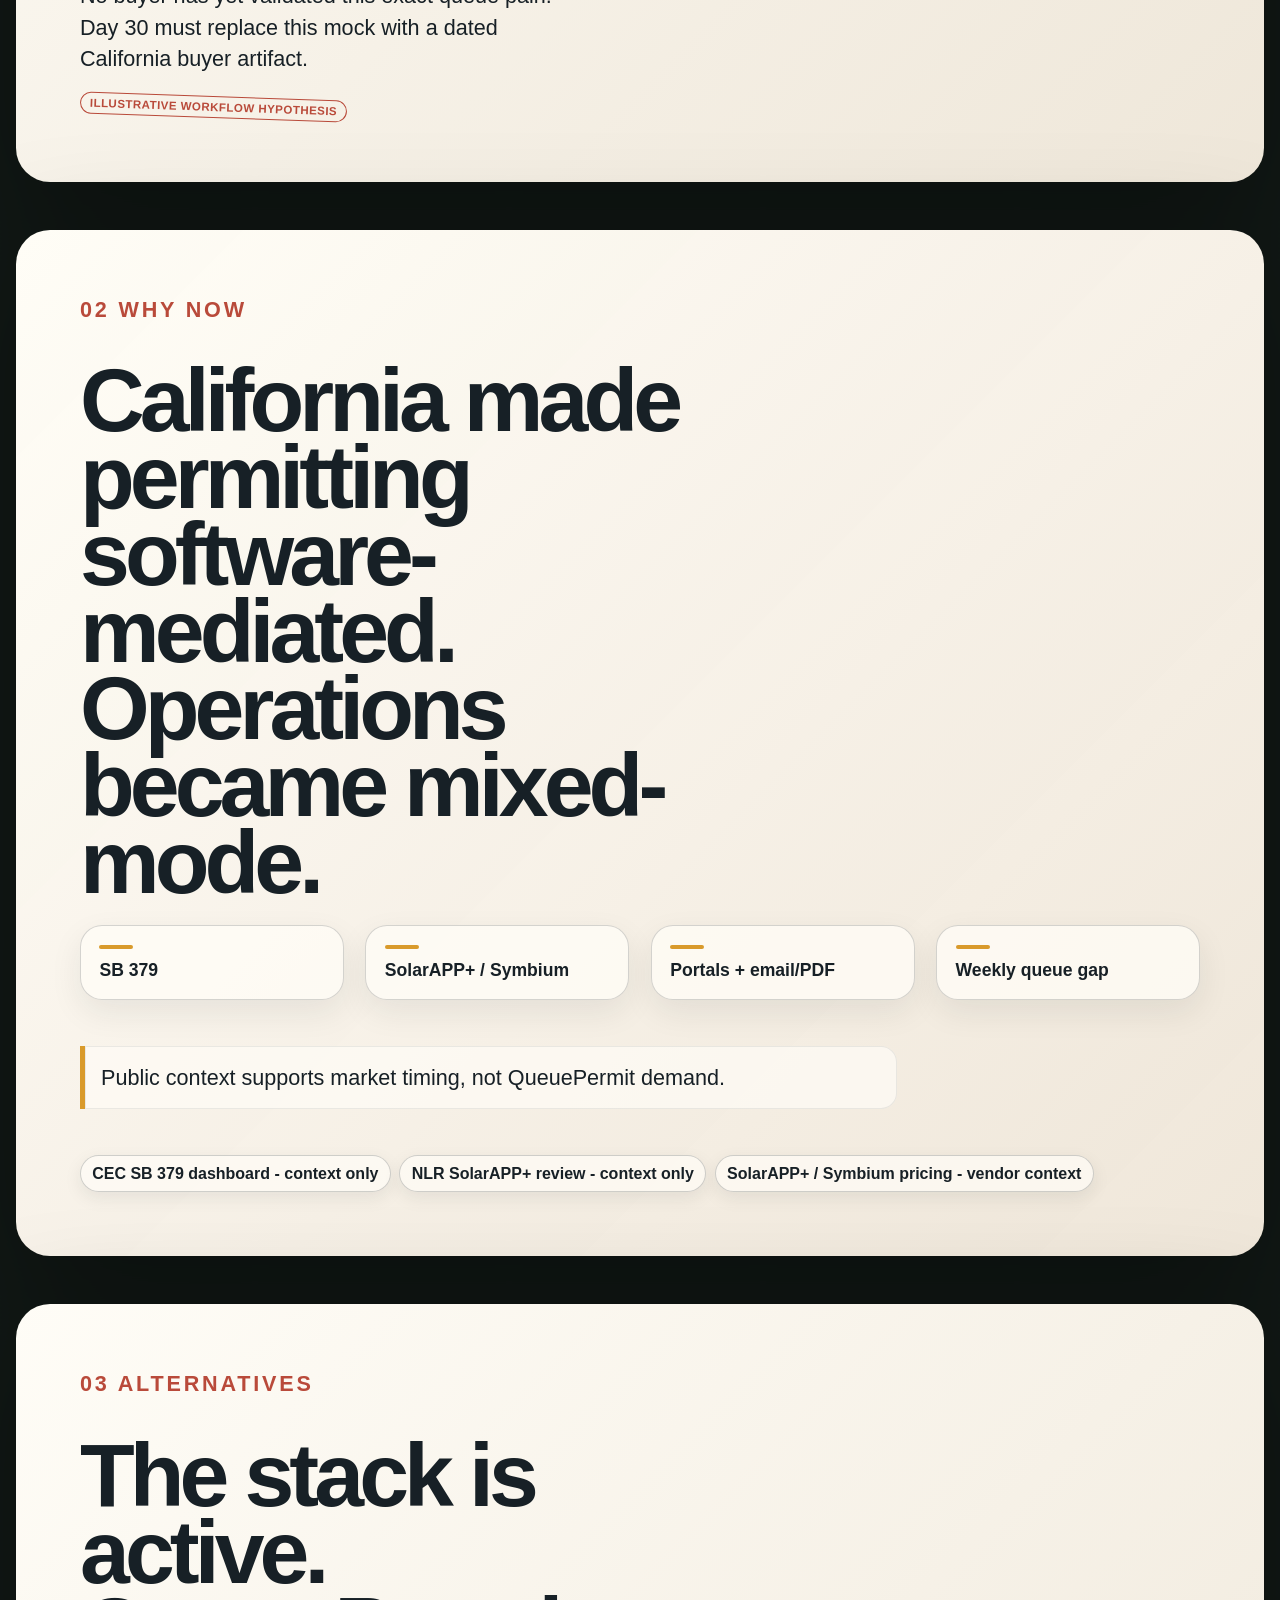
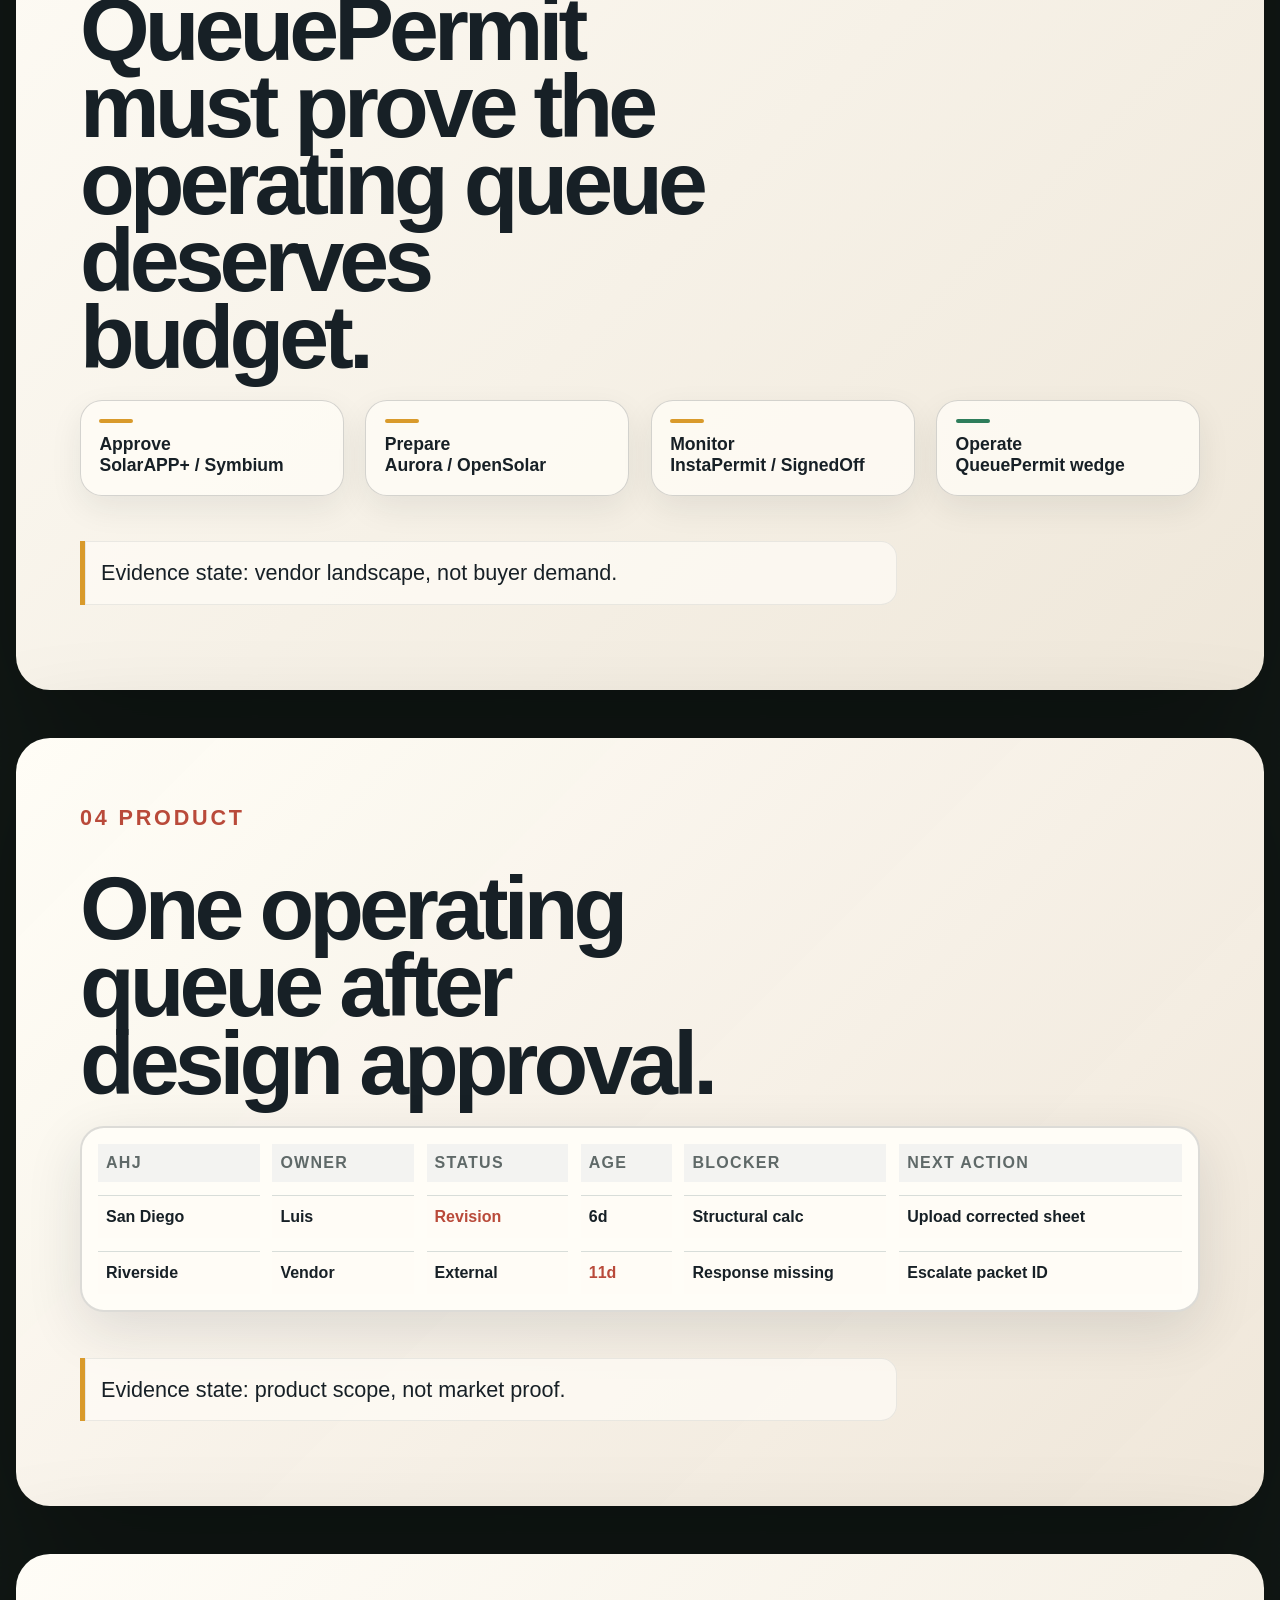
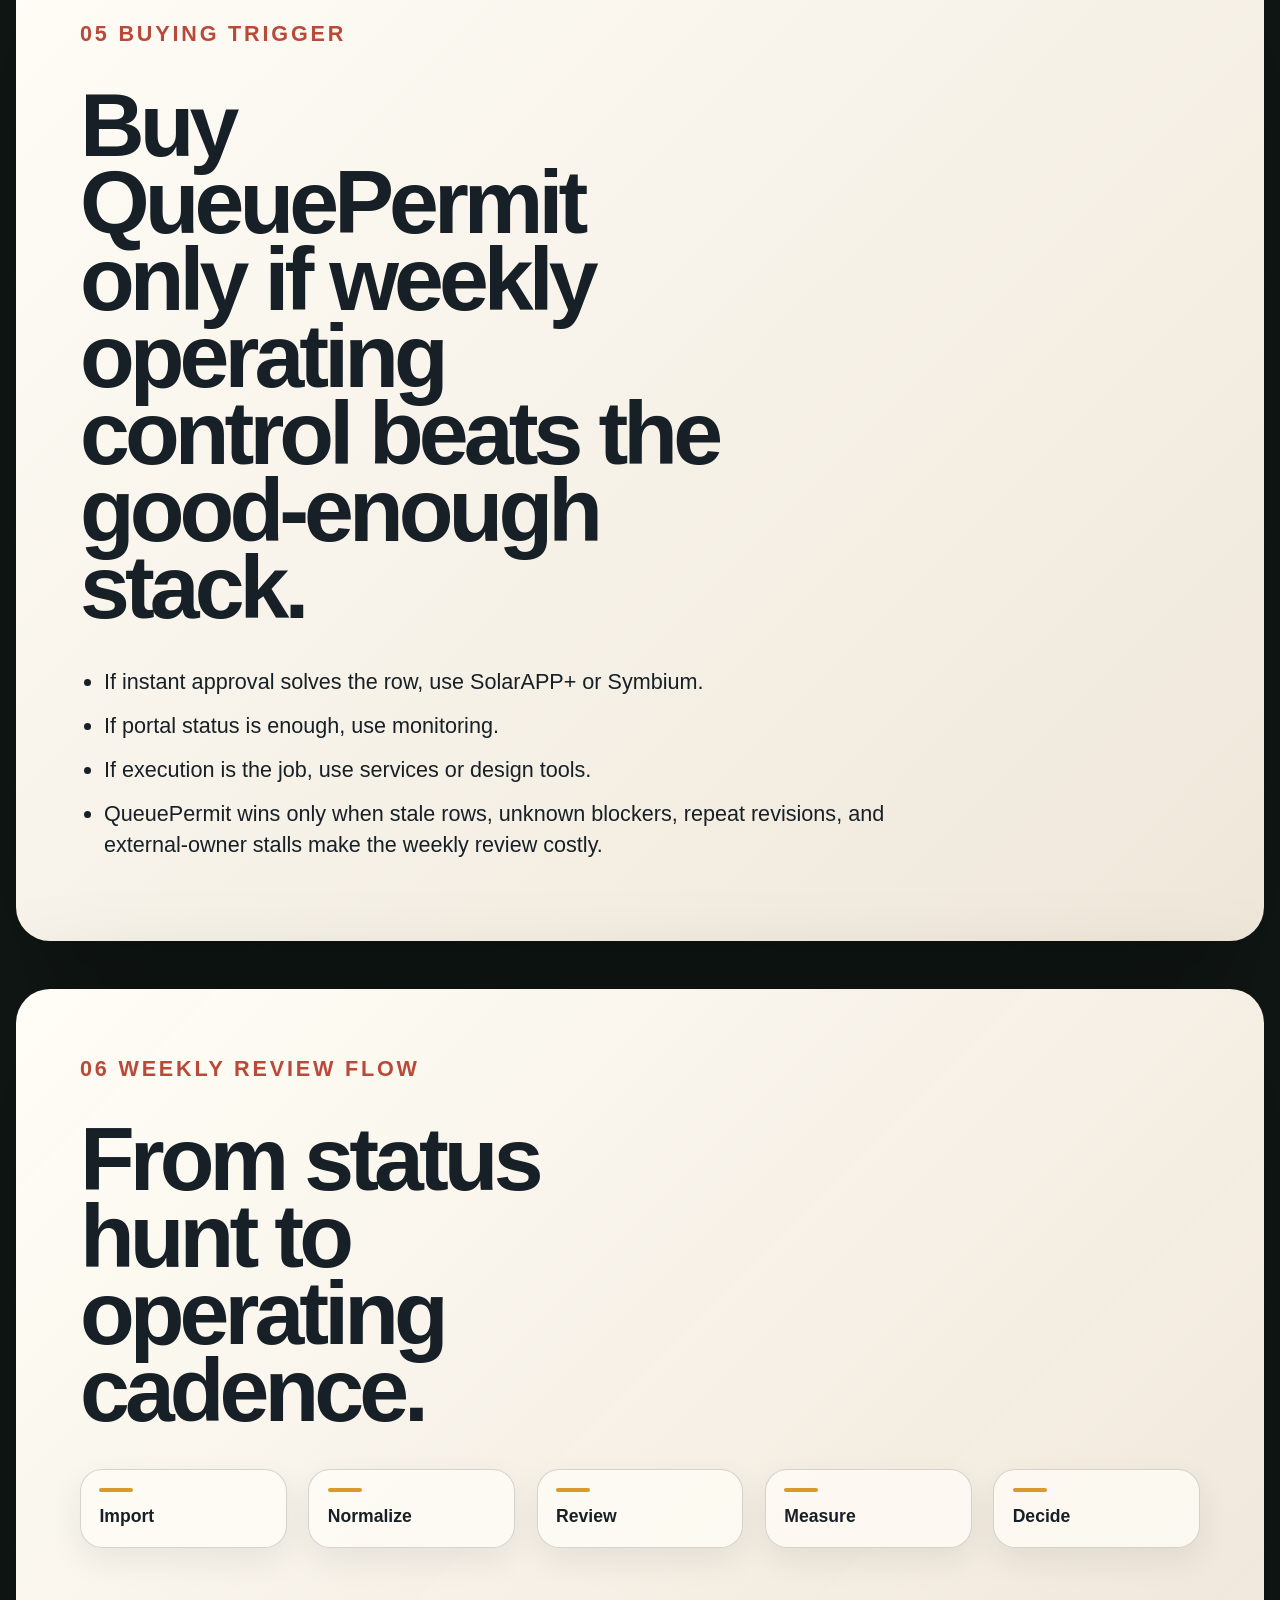
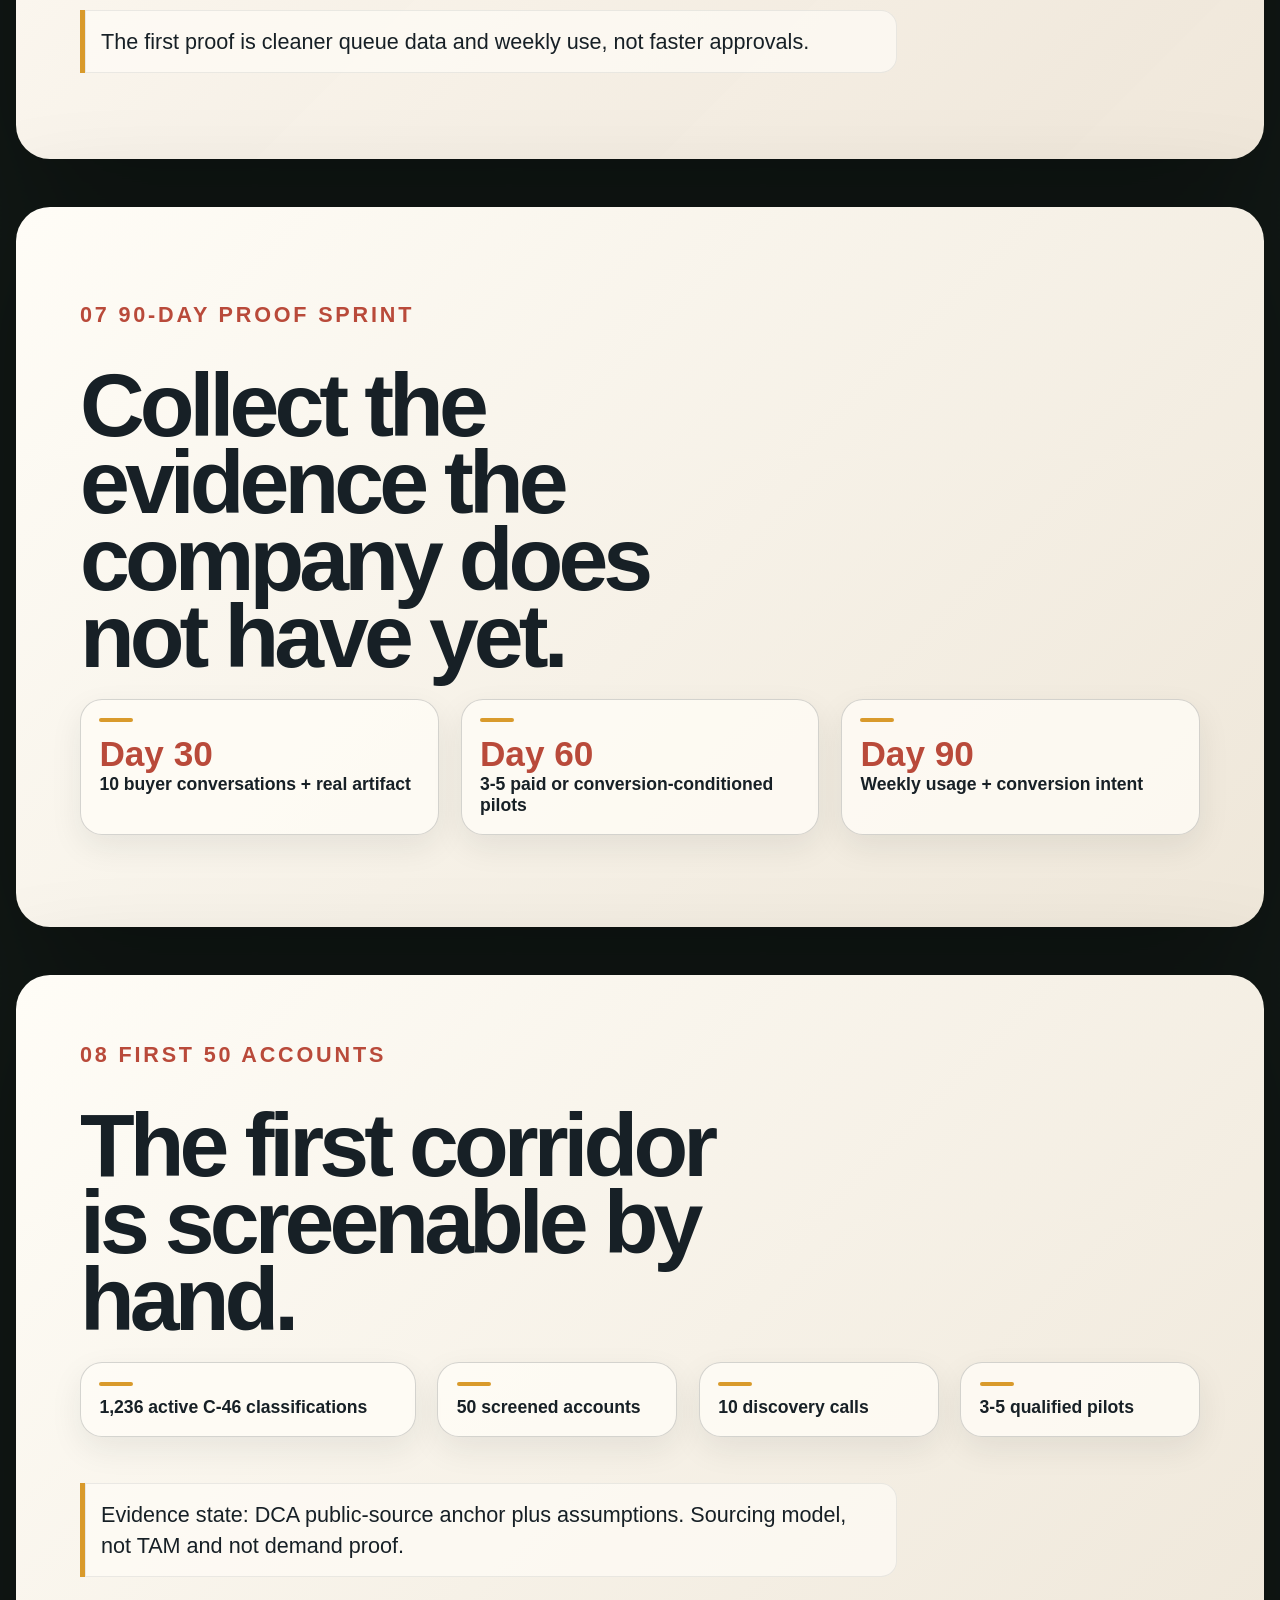
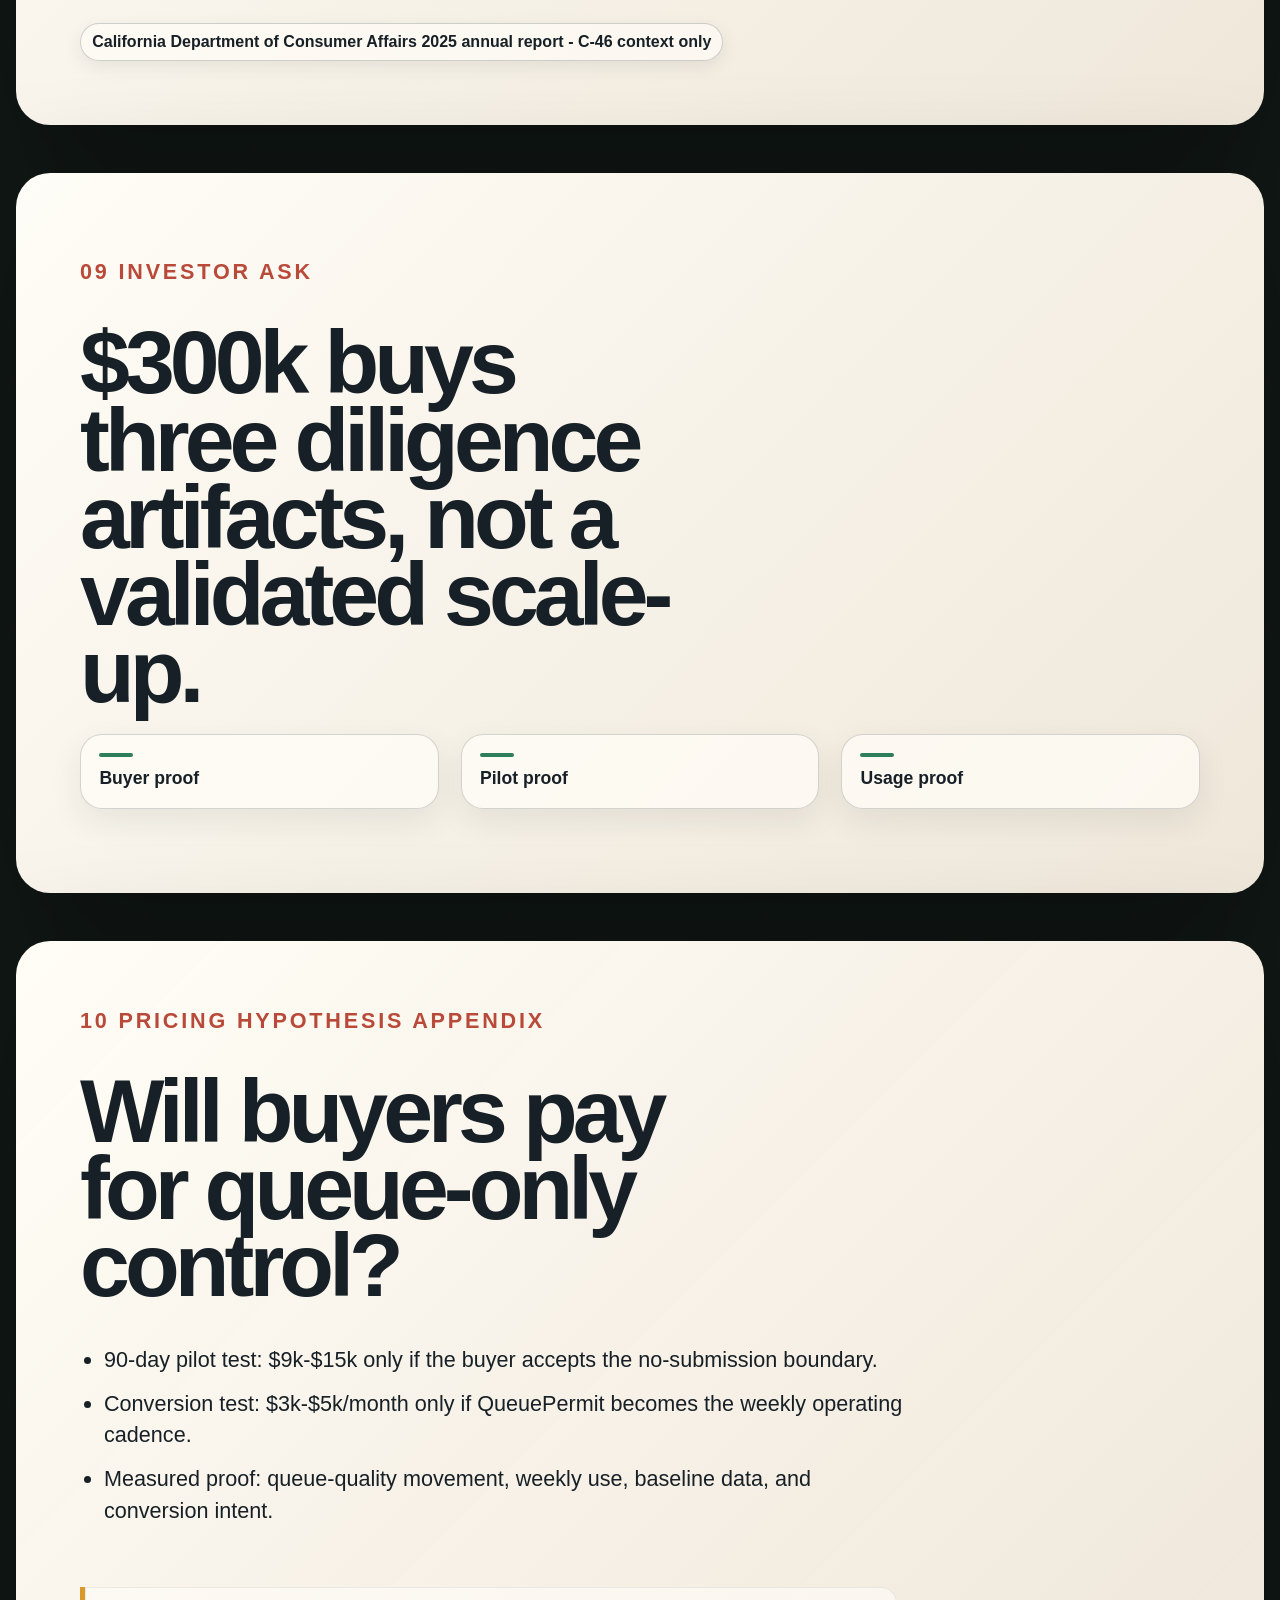
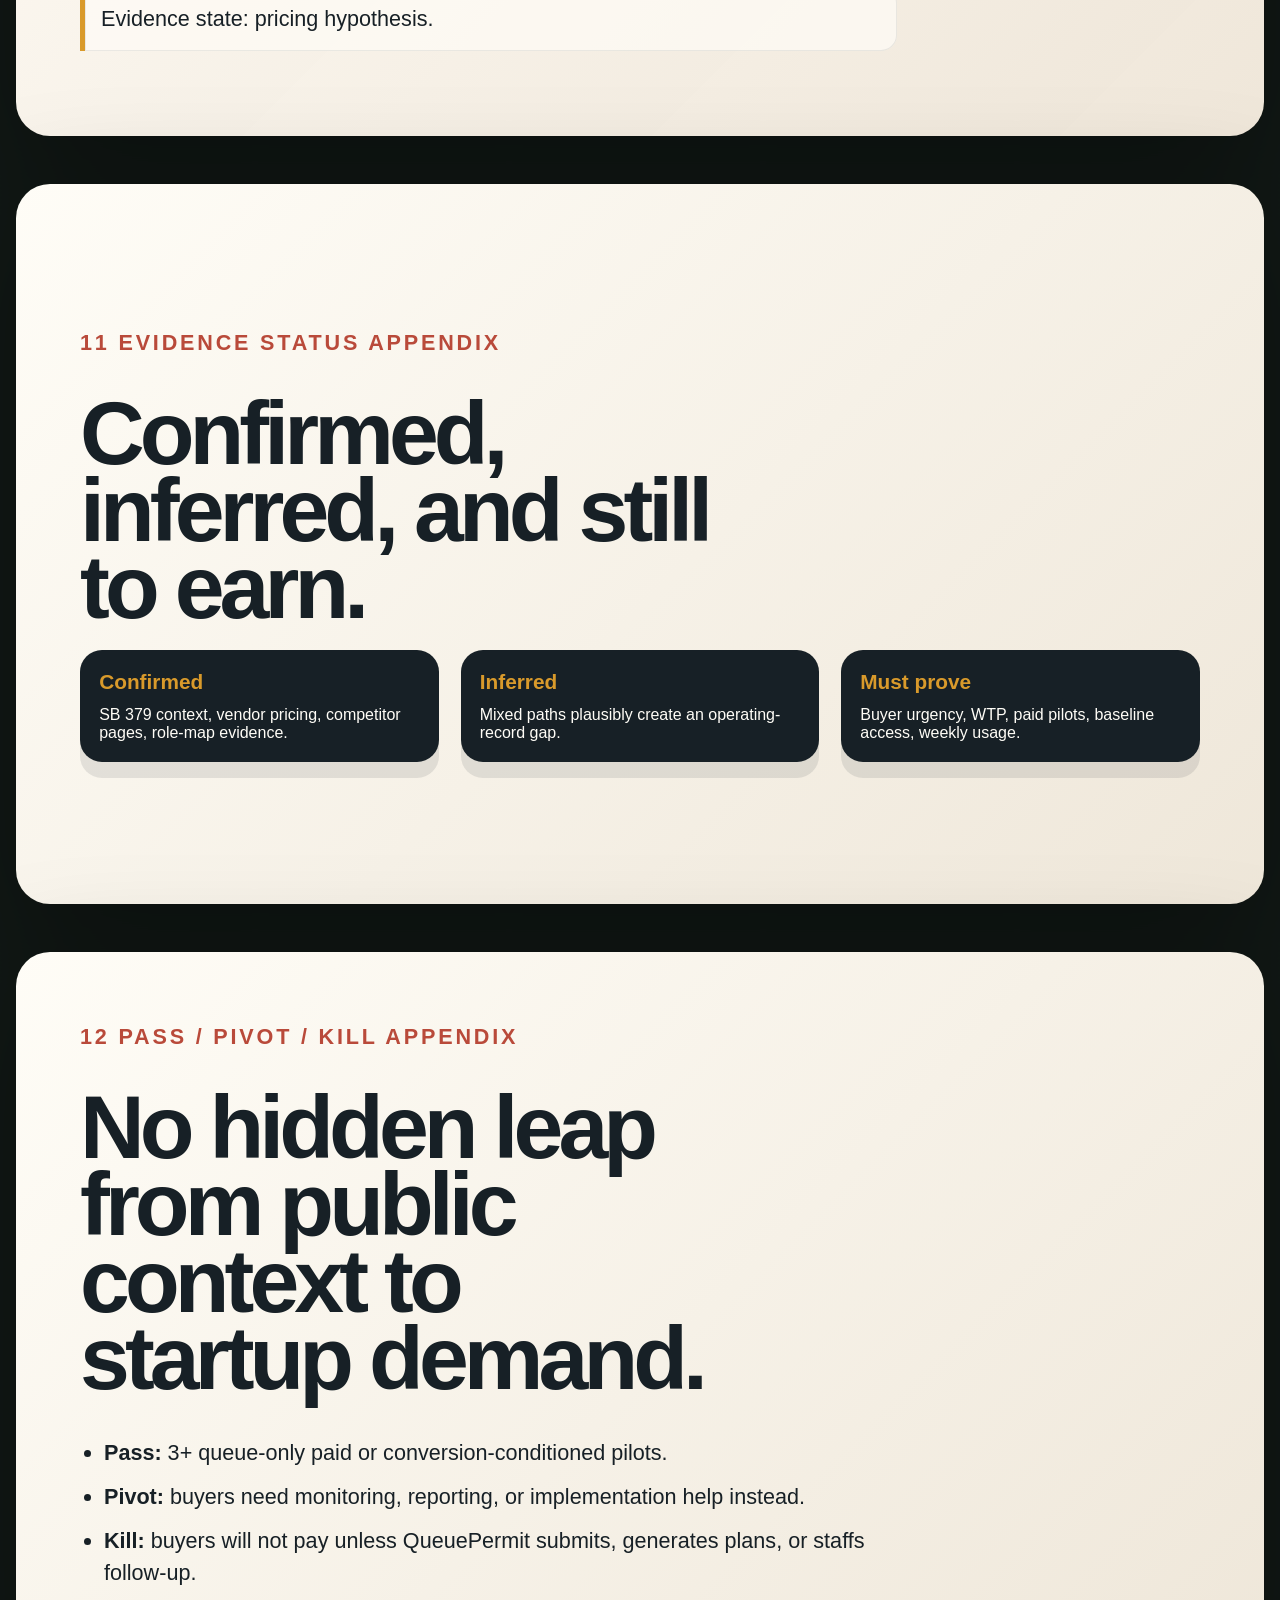
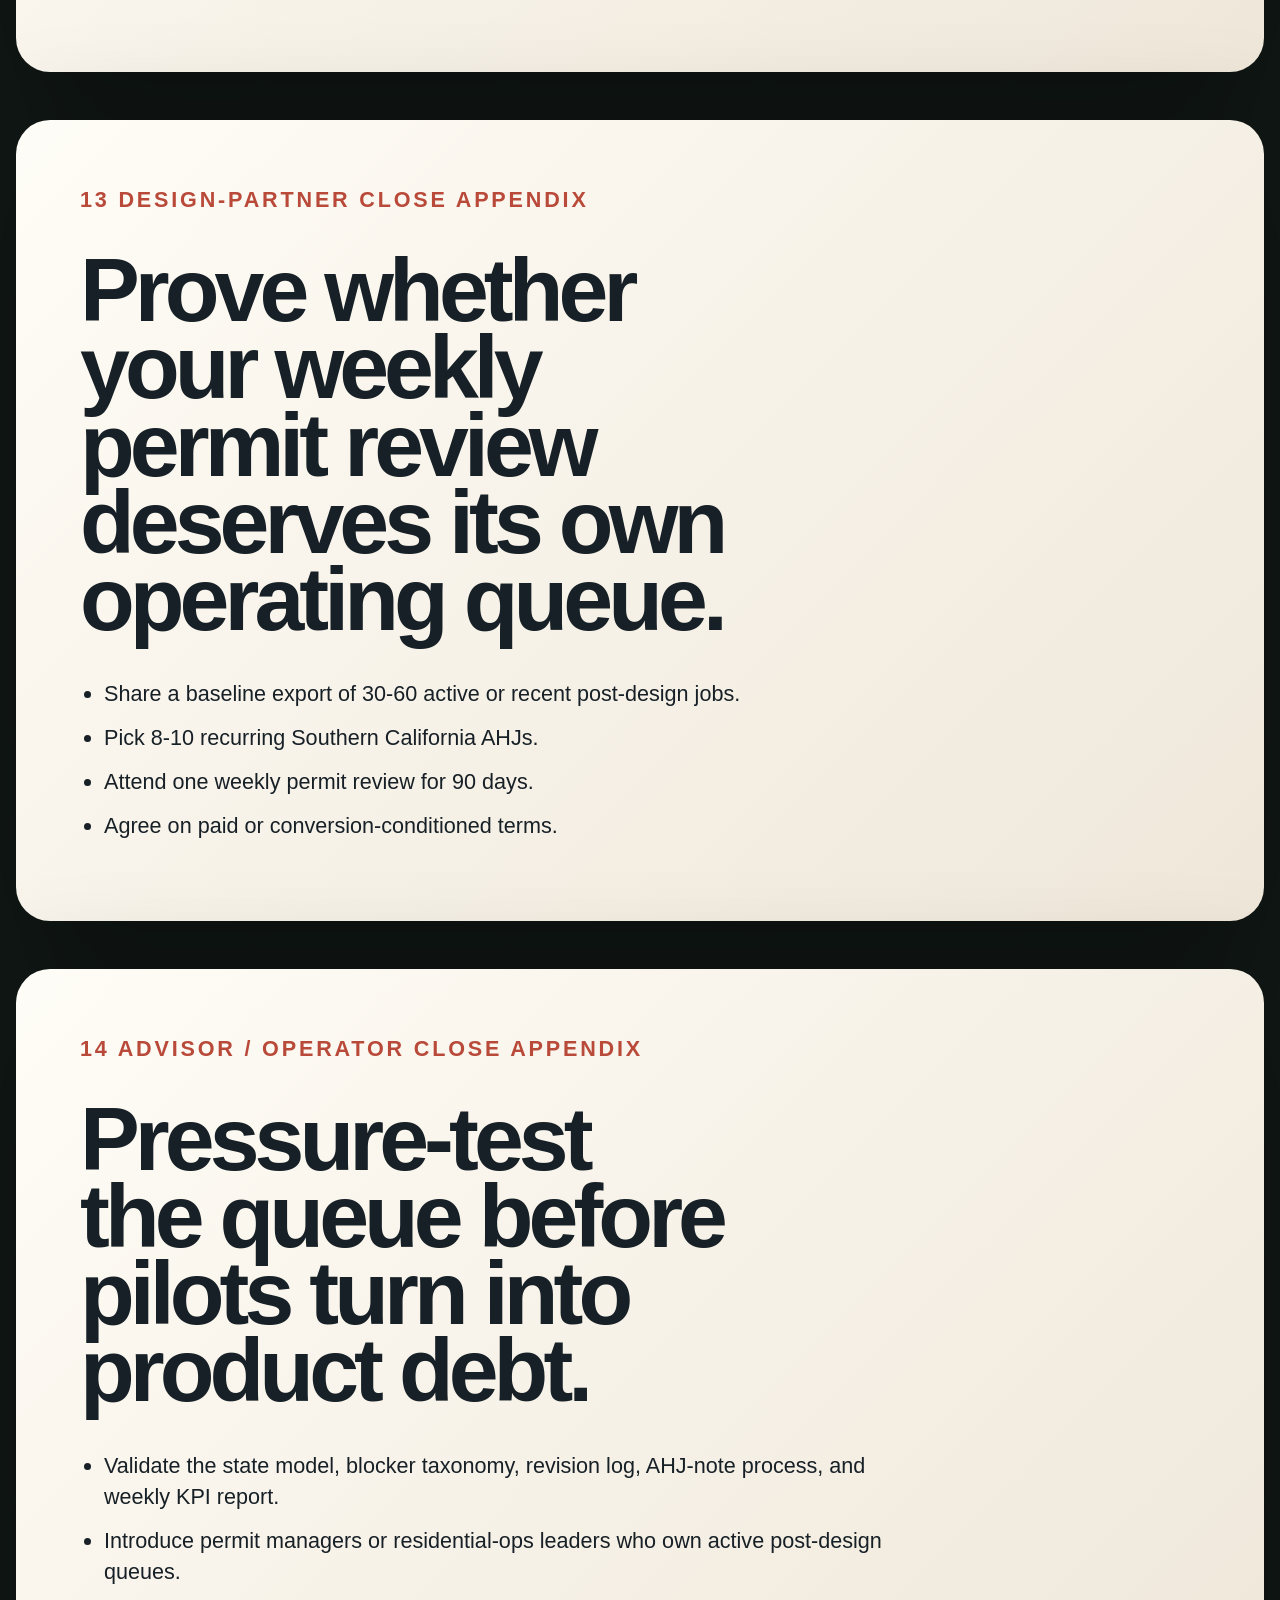
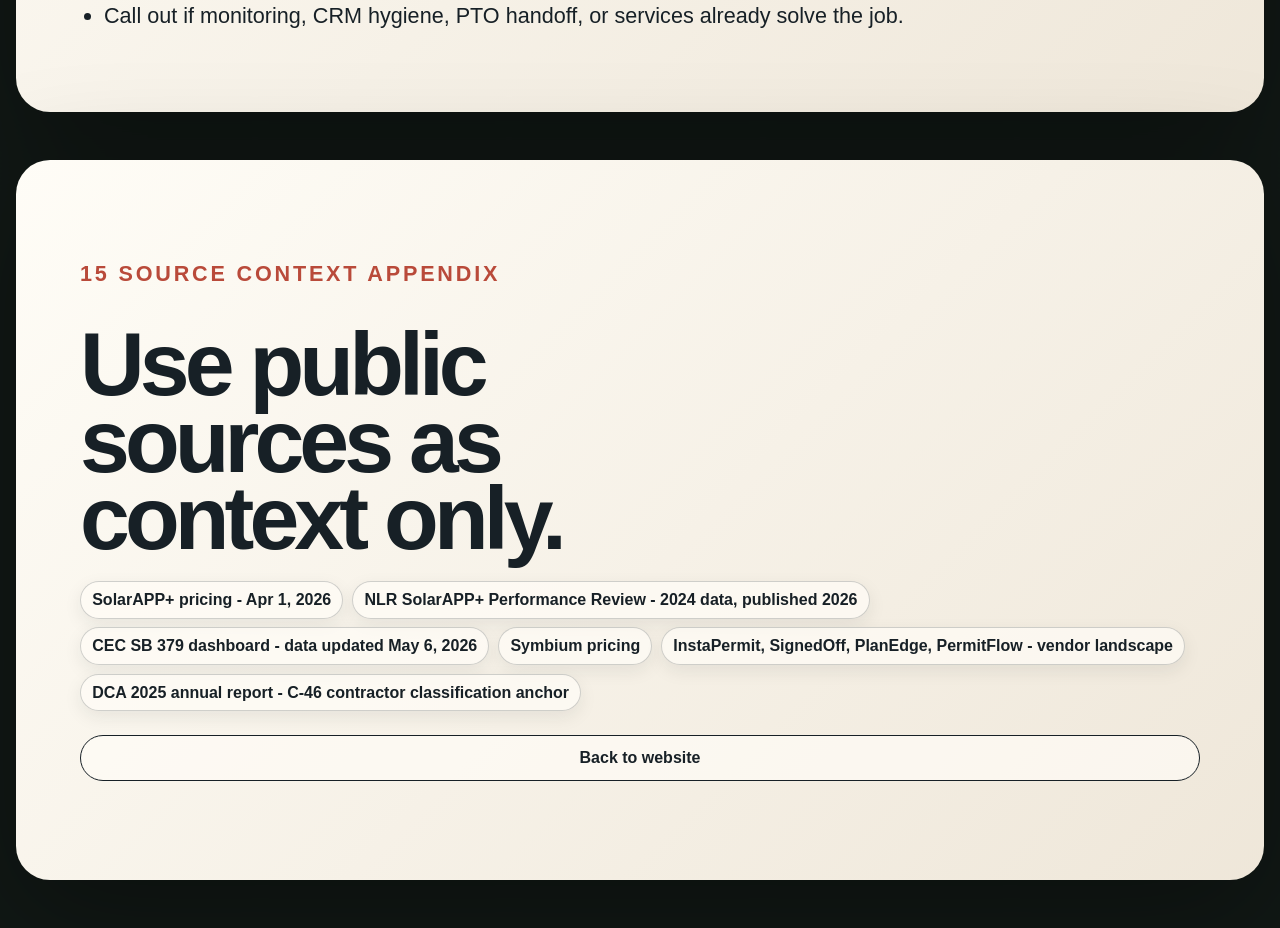
<file: queuepermit/deck.html>
<!doctype html>
<html lang="en">
  <head>
    <meta charset="utf-8" />
    <meta name="viewport" content="width=device-width, initial-scale=1" />
    <title>QueuePermit Proof-Sprint Deck</title>
    <link rel="stylesheet" href="./styles.css" />
    <link rel="stylesheet" href="./deck.css" />
  </head>
  <body class="deck-body">
    <main class="deck" aria-label="QueuePermit proof-sprint pitch deck">
      <section class="slide title-slide product-title">
        <div>
          <p class="eyebrow">Proof-sprint investor narrative</p>
          <h1>QueuePermit</h1>
          <h2>Every permit path, one operating queue.</h2>
          <p>$300k to prove or kill queue-only permit operations demand in 90 days.</p>
          <span class="stamp">Evidence state: financing frame + deck-safe inference</span>
        </div>
        <div class="slide-console">
          <div class="slide-kpis">
            <span><b>42</b> active rows</span>
            <span><b>19d</b> median</span>
            <span><b>31%</b> revision rate</span>
          </div>
          <div class="slide-queue">
            <span>AHJ</span><span>Status</span><span>Age</span><span>Next action</span>
            <b>LADBS</b><b>Waiting on AHJ</b><b>18d</b><b>Call portal contact</b>
            <b>San Diego</b><b class="red">Revision requested</b><b>6d</b><b>Upload corrected sheet</b>
            <b>Riverside</b><b>External owner</b><b class="red">11d</b><b>Escalate packet ID</b>
          </div>
          <small>Illustrative; buyer artifact pending.</small>
        </div>
      </section>

      <section class="slide split-slide">
        <div>
          <p class="eyebrow">01 Problem artifact</p>
          <h2>The weekly permit review breaks when status truth lives in too many places.</h2>
          <p>No buyer has yet validated this exact queue pain. Day 30 must replace this mock with a dated California buyer artifact.</p>
          <span class="stamp">Illustrative workflow hypothesis</span>
        </div>
        <div class="mini-queue">
          <p><strong>LADBS</strong><span>18d waiting on AHJ</span></p>
          <p><strong>San Diego</strong><span>Revision requested</span></p>
          <p><strong>Riverside</strong><span>External owner overdue</span></p>
        </div>
      </section>

      <section class="slide">
        <p class="eyebrow">02 Why now</p>
        <h2>California made permitting software-mediated. Operations became mixed-mode.</h2>
        <div class="timeline">
          <span>SB 379</span>
          <span>SolarAPP+ / Symbium</span>
          <span>Portals + email/PDF</span>
          <span>Weekly queue gap</span>
        </div>
        <p class="proof-note">Public context supports market timing, not QueuePermit demand.</p>
        <div class="deck-sources">
          <span>CEC SB 379 dashboard - context only</span>
          <span>NLR SolarAPP+ review - context only</span>
          <span>SolarAPP+ / Symbium pricing - vendor context</span>
        </div>
      </section>

      <section class="slide matrix-slide">
        <p class="eyebrow">03 Alternatives</p>
        <h2>The stack is active. QueuePermit must prove the operating queue deserves budget.</h2>
        <div class="capability-grid">
          <span>Approve<br /><b>SolarAPP+ / Symbium</b></span>
          <span>Prepare<br /><b>Aurora / OpenSolar</b></span>
          <span>Monitor<br /><b>InstaPermit / SignedOff</b></span>
          <span>Operate<br /><b>QueuePermit wedge</b></span>
        </div>
        <p class="proof-note">Evidence state: vendor landscape, not buyer demand.</p>
      </section>

      <section class="slide product-slide">
        <p class="eyebrow">04 Product</p>
        <h2>One operating queue after design approval.</h2>
        <div class="deck-product">
          <span>AHJ</span><span>Owner</span><span>Status</span><span>Age</span><span>Blocker</span><span>Next action</span>
          <b>San Diego</b><b>Luis</b><b class="red">Revision</b><b>6d</b><b>Structural calc</b><b>Upload corrected sheet</b>
          <b>Riverside</b><b>Vendor</b><b>External</b><b class="red">11d</b><b>Response missing</b><b>Escalate packet ID</b>
        </div>
        <p class="proof-note">Evidence state: product scope, not market proof.</p>
      </section>

      <section class="slide">
        <p class="eyebrow">05 Buying trigger</p>
        <h2>Buy QueuePermit only if weekly operating control beats the good-enough stack.</h2>
        <ul class="slide-list">
          <li>If instant approval solves the row, use SolarAPP+ or Symbium.</li>
          <li>If portal status is enough, use monitoring.</li>
          <li>If execution is the job, use services or design tools.</li>
          <li>QueuePermit wins only when stale rows, unknown blockers, repeat revisions, and external-owner stalls make the weekly review costly.</li>
        </ul>
      </section>

      <section class="slide">
        <p class="eyebrow">06 Weekly review flow</p>
        <h2>From status hunt to operating cadence.</h2>
        <ol class="deck-steps">
          <li>Import</li>
          <li>Normalize</li>
          <li>Review</li>
          <li>Measure</li>
          <li>Decide</li>
        </ol>
        <p class="proof-note">The first proof is cleaner queue data and weekly use, not faster approvals.</p>
      </section>

      <section class="slide gates-slide">
        <p class="eyebrow">07 90-day proof sprint</p>
        <h2>Collect the evidence the company does not have yet.</h2>
        <div class="gate-row">
          <article><strong>Day 30</strong><span>10 buyer conversations + real artifact</span></article>
          <article><strong>Day 60</strong><span>3-5 paid or conversion-conditioned pilots</span></article>
          <article><strong>Day 90</strong><span>Weekly usage + conversion intent</span></article>
        </div>
      </section>

      <section class="slide">
        <p class="eyebrow">08 First 50 accounts</p>
        <h2>The first corridor is screenable by hand.</h2>
        <div class="funnel">
          <span>1,236 active C-46 classifications</span>
          <span>50 screened accounts</span>
          <span>10 discovery calls</span>
          <span>3-5 qualified pilots</span>
        </div>
        <p class="proof-note">Evidence state: DCA public-source anchor plus assumptions. Sourcing model, not TAM and not demand proof.</p>
        <div class="deck-sources"><span>California Department of Consumer Affairs 2025 annual report - C-46 context only</span></div>
      </section>

      <section class="slide ask-slide">
        <p class="eyebrow">09 Investor ask</p>
        <h2>$300k buys three diligence artifacts, not a validated scale-up.</h2>
        <div class="ask-grid">
          <span>Buyer proof</span>
          <span>Pilot proof</span>
          <span>Usage proof</span>
        </div>
      </section>

      <section class="slide">
        <p class="eyebrow">10 Pricing hypothesis appendix</p>
        <h2>Will buyers pay for queue-only control?</h2>
        <ul class="slide-list">
          <li>90-day pilot test: $9k-$15k only if the buyer accepts the no-submission boundary.</li>
          <li>Conversion test: $3k-$5k/month only if QueuePermit becomes the weekly operating cadence.</li>
          <li>Measured proof: queue-quality movement, weekly use, baseline data, and conversion intent.</li>
        </ul>
        <p class="proof-note">Evidence state: pricing hypothesis.</p>
      </section>

      <section class="slide">
        <p class="eyebrow">11 Evidence status appendix</p>
        <h2>Confirmed, inferred, and still to earn.</h2>
        <div class="evidence-columns">
          <article><strong>Confirmed</strong><span>SB 379 context, vendor pricing, competitor pages, role-map evidence.</span></article>
          <article><strong>Inferred</strong><span>Mixed paths plausibly create an operating-record gap.</span></article>
          <article><strong>Must prove</strong><span>Buyer urgency, WTP, paid pilots, baseline access, weekly usage.</span></article>
        </div>
      </section>

      <section class="slide appendix-slide">
        <p class="eyebrow">12 Pass / pivot / kill appendix</p>
        <h2>No hidden leap from public context to startup demand.</h2>
        <ul class="slide-list">
          <li><strong>Pass:</strong> 3+ queue-only paid or conversion-conditioned pilots.</li>
          <li><strong>Pivot:</strong> buyers need monitoring, reporting, or implementation help instead.</li>
          <li><strong>Kill:</strong> buyers will not pay unless QueuePermit submits, generates plans, or staffs follow-up.</li>
        </ul>
      </section>

      <section class="slide">
        <p class="eyebrow">13 Design-partner close appendix</p>
        <h2>Prove whether your weekly permit review deserves its own operating queue.</h2>
        <ul class="slide-list">
          <li>Share a baseline export of 30-60 active or recent post-design jobs.</li>
          <li>Pick 8-10 recurring Southern California AHJs.</li>
          <li>Attend one weekly permit review for 90 days.</li>
          <li>Agree on paid or conversion-conditioned terms.</li>
        </ul>
      </section>

      <section class="slide">
        <p class="eyebrow">14 Advisor / operator close appendix</p>
        <h2>Pressure-test the queue before pilots turn into product debt.</h2>
        <ul class="slide-list">
          <li>Validate the state model, blocker taxonomy, revision log, AHJ-note process, and weekly KPI report.</li>
          <li>Introduce permit managers or residential-ops leaders who own active post-design queues.</li>
          <li>Call out if monitoring, CRM hygiene, PTO handoff, or services already solve the job.</li>
        </ul>
      </section>

      <section class="slide">
        <p class="eyebrow">15 Source context appendix</p>
        <h2>Use public sources as context only.</h2>
        <div class="source-list">
          <span>SolarAPP+ pricing - Apr 1, 2026</span>
          <span>NLR SolarAPP+ Performance Review - 2024 data, published 2026</span>
          <span>CEC SB 379 dashboard - data updated May 6, 2026</span>
          <span>Symbium pricing</span>
          <span>InstaPermit, SignedOff, PlanEdge, PermitFlow - vendor landscape</span>
          <span>DCA 2025 annual report - C-46 contractor classification anchor</span>
        </div>
        <a class="button button-secondary" href="./index.html">Back to website</a>
      </section>
    </main>
  </body>
</html>
</file>
<file: styles.css>
:root {
  --graphite: #0b0f14;
  --surface: #121a22;
  --surface-2: #17232c;
  --text: #e8eef2;
  --muted: #9ba8b4;
  --line: #6e7f91;
  --teal: #2ed3b7;
  --amber: #f2b84b;
  --red: #ef6f61;
  --light: #f7f9fa;
  --ink: #17202a;
  --ink-muted: #52606c;
  --paper-line: #d7e0e7;
  --focus-light: #176b60;
  --shadow: 0 24px 80px rgba(0, 0, 0, 0.32);
  --max: 1220px;
}

* {
  box-sizing: border-box;
}

html {
  scroll-behavior: smooth;
}

body {
  margin: 0;
  color: var(--ink);
  background: var(--graphite);
  font-family: Inter, "IBM Plex Sans", "Segoe UI", Arial, sans-serif;
  line-height: 1.55;
  text-rendering: optimizeLegibility;
}

body.reduced-motion *,
body.reduced-motion *::before,
body.reduced-motion *::after {
  animation-duration: 0.001ms !important;
  animation-iteration-count: 1 !important;
  scroll-behavior: auto !important;
  transition-duration: 0.001ms !important;
}

a {
  color: inherit;
  text-decoration-thickness: 1px;
  text-underline-offset: 0.18em;
}

button,
input,
textarea,
select {
  font: inherit;
}

button {
  cursor: pointer;
}

:focus-visible {
  outline: 3px solid var(--amber);
  outline-offset: 3px;
}

.light-band :focus-visible,
.pilot-band :focus-visible,
.access-code-panel :focus-visible,
.pilot-form :focus-visible,
.boundary-section :focus-visible,
.faq-list :focus-visible,
.section-copy a:focus-visible,
.inline-action:focus-visible {
  outline: 3px solid var(--focus-light);
  outline-offset: 4px;
}

.skip-link {
  position: absolute;
  top: 10px;
  left: 10px;
  z-index: 100;
  transform: translateY(-140%);
  border-radius: 6px;
  background: var(--amber);
  color: #141006;
  padding: 10px 14px;
  font-weight: 800;
}

.skip-link:focus {
  transform: translateY(0);
}

.site-shell {
  min-height: 100vh;
  overflow-x: hidden;
}

.site-header {
  position: absolute;
  top: 0;
  left: 50%;
  z-index: 10;
  display: flex;
  width: min(100% - 40px, var(--max));
  min-height: 76px;
  transform: translateX(-50%);
  align-items: center;
  justify-content: space-between;
  gap: 24px;
  color: var(--text);
}

.brand {
  display: inline-flex;
  align-items: center;
  gap: 10px;
  color: var(--text);
  text-decoration: none;
}

.brand-mark {
  display: grid;
  width: 42px;
  height: 42px;
  place-items: center;
  border: 1px solid rgba(46, 211, 183, 0.65);
  border-radius: 8px;
  background:
    linear-gradient(135deg, rgba(46, 211, 183, 0.18), rgba(242, 184, 75, 0.08)),
    var(--surface);
  color: var(--teal);
  font-family: "Inter Tight", Inter, "Segoe UI", Arial, sans-serif;
  font-size: 0.76rem;
  font-weight: 900;
  font-variant-numeric: tabular-nums;
}

.brand strong,
.brand small {
  display: block;
}

.brand strong {
  font-family: "Inter Tight", Inter, "Segoe UI", Arial, sans-serif;
  font-size: 1.02rem;
  line-height: 1.1;
}

.brand small {
  color: var(--muted);
  font-size: 0.77rem;
}

.header-nav,
.header-actions,
.hero-actions,
.footer-links {
  display: flex;
  align-items: center;
  gap: 14px;
}

.header-nav a,
.text-button {
  border: 0;
  background: transparent;
  color: var(--muted);
  font-size: 0.9rem;
  text-decoration: none;
}

.header-nav a:hover,
.text-button:hover {
  color: var(--text);
}

.button,
.ghost-action,
.inline-action {
  display: inline-flex;
  min-height: 44px;
  align-items: center;
  justify-content: center;
  border-radius: 7px;
  font-weight: 800;
  text-decoration: none;
}

.button {
  border: 1px solid rgba(46, 211, 183, 0.8);
  background: var(--teal);
  color: #031210;
  padding: 12px 18px;
  box-shadow: 0 12px 26px rgba(46, 211, 183, 0.16);
}

.button:hover {
  filter: brightness(1.04);
}

.button-small {
  min-height: 38px;
  padding: 9px 13px;
  font-size: 0.88rem;
}

.button-secondary {
  border-color: rgba(232, 238, 242, 0.22);
  background: rgba(232, 238, 242, 0.08);
  color: var(--text);
  box-shadow: none;
}

.button-compact {
  min-height: 40px;
  padding: 9px 14px;
}

.ghost-action,
.inline-action {
  border: 1px solid currentColor;
  background: transparent;
  color: inherit;
  padding: 10px 14px;
}

.inline-action {
  color: var(--ink);
}

.hero-band {
  position: relative;
  min-height: 790px;
  padding: 116px 20px 34px;
  color: var(--text);
  background:
    linear-gradient(rgba(110, 127, 145, 0.11) 1px, transparent 1px),
    linear-gradient(90deg, rgba(110, 127, 145, 0.1) 1px, transparent 1px),
    radial-gradient(circle at 78% 24%, rgba(46, 211, 183, 0.16), transparent 34%),
    linear-gradient(150deg, #0b0f14 0%, #0d141a 48%, #111b23 100%);
  background-size: 32px 32px, 32px 32px, auto, auto;
}

.hero-grid,
.section-grid,
.pilot-grid,
.final-grid {
  display: grid;
  width: min(100%, var(--max));
  margin: 0 auto;
  gap: 42px;
}

.hero-grid {
  grid-template-columns: minmax(0, 0.92fr) minmax(520px, 1.08fr);
  align-items: center;
}

.hero-copy {
  max-width: 570px;
}

.eyebrow,
.section-label,
.surface-kicker {
  margin: 0 0 12px;
  color: var(--teal);
  font-size: 0.78rem;
  font-weight: 900;
  text-transform: uppercase;
}

.hero-copy h1,
.section-copy h2,
.section-header h2,
.final-grid h2 {
  margin: 0;
  font-family: "Inter Tight", Inter, "Segoe UI", Arial, sans-serif;
  letter-spacing: 0;
  line-height: 1.02;
}

.hero-copy h1 {
  max-width: 680px;
  font-size: clamp(2.8rem, 4.2vw, 4rem);
}

.hero-subhead {
  max-width: 610px;
  margin: 22px 0 0;
  color: #c4d0d8;
  font-size: 1.08rem;
}

.hero-subhead-short {
  display: none;
}

.hero-actions {
  flex-wrap: wrap;
  margin-top: 26px;
}

.trust-chips {
  display: flex;
  max-width: 650px;
  flex-wrap: wrap;
  gap: 8px;
  margin-top: 20px;
}

.trust-chips span,
.status-pill {
  border: 1px solid rgba(232, 238, 242, 0.16);
  border-radius: 999px;
  background: rgba(18, 26, 34, 0.78);
  color: #d8e2e8;
  font-size: 0.78rem;
  font-weight: 800;
  line-height: 1.2;
  padding: 8px 10px;
}

.hero-note {
  max-width: 590px;
  margin: 18px 0 0;
  color: var(--muted);
  font-size: 0.92rem;
}

.review-surface {
  position: relative;
  overflow: hidden;
  border: 1px solid rgba(232, 238, 242, 0.14);
  border-radius: 8px;
  background:
    linear-gradient(180deg, rgba(255, 255, 255, 0.04), transparent 28%),
    var(--surface);
  box-shadow: var(--shadow);
}

.review-surface::before {
  position: absolute;
  inset: 0;
  pointer-events: none;
  background:
    linear-gradient(rgba(110, 127, 145, 0.11) 1px, transparent 1px),
    linear-gradient(90deg, rgba(110, 127, 145, 0.1) 1px, transparent 1px);
  background-size: 28px 28px;
  content: "";
  mask-image: linear-gradient(180deg, black, transparent);
}

.review-surface > * {
  position: relative;
}

.surface-topline {
  display: flex;
  align-items: start;
  justify-content: space-between;
  gap: 16px;
  padding: 22px 22px 14px;
}

.surface-topline h2 {
  margin: 0;
  color: var(--text);
  font-family: "Inter Tight", Inter, "Segoe UI", Arial, sans-serif;
  font-size: 1.38rem;
  line-height: 1.08;
}

.surface-kicker {
  margin-bottom: 7px;
  color: var(--muted);
}

.risk-score {
  display: grid;
  min-width: 112px;
  border: 1px solid rgba(242, 184, 75, 0.32);
  border-radius: 8px;
  background: rgba(242, 184, 75, 0.1);
  color: var(--amber);
  padding: 9px 11px;
  text-align: right;
}

.risk-score span {
  font-size: 2.1rem;
  font-weight: 900;
  font-variant-numeric: tabular-nums;
  line-height: 0.96;
}

.risk-score small {
  color: #ead3a0;
  font-size: 0.72rem;
  font-weight: 800;
}

.transfer-grid {
  display: grid;
  grid-template-columns: repeat(4, minmax(0, 1fr));
  border-top: 1px solid rgba(232, 238, 242, 0.1);
  border-bottom: 1px solid rgba(232, 238, 242, 0.1);
}

.transfer-grid div {
  min-width: 0;
  padding: 13px 15px;
}

.transfer-grid div + div {
  border-left: 1px solid rgba(232, 238, 242, 0.1);
}

.transfer-grid span,
.panel-heading span,
.reviewer-row span,
.final-packet span,
.form-heading span {
  display: block;
  color: var(--muted);
  font-size: 0.72rem;
  font-weight: 800;
  text-transform: uppercase;
}

.transfer-grid strong,
.panel-heading strong,
.reviewer-row strong {
  display: block;
  overflow-wrap: anywhere;
  color: var(--text);
  font-size: 0.88rem;
  font-variant-numeric: tabular-nums;
}

.baseline-panel {
  padding: 18px 22px 10px;
}

.panel-heading,
.reviewer-row {
  display: flex;
  align-items: center;
  justify-content: space-between;
  gap: 14px;
}

.panel-heading.compact {
  margin-bottom: 12px;
}

.status-pill {
  color: #f4dca9;
  white-space: nowrap;
}

.baseline-chart {
  display: block;
  width: 100%;
  height: auto;
  margin-top: 10px;
}

.baseline-chart text {
  font-size: 12px;
  font-variant-numeric: tabular-nums;
}

.pulse-dot {
  transform-origin: 415px 72px;
  animation: pulse 2.2s ease-in-out infinite;
}

@keyframes pulse {
  0%,
  100% {
    opacity: 0.25;
    transform: scale(0.8);
  }
  50% {
    opacity: 0.95;
    transform: scale(1.08);
  }
}

.reason-layout {
  display: grid;
  grid-template-columns: 1.1fr 0.9fr;
  gap: 16px;
  padding: 0 22px 20px;
}

.reason-stack,
.reviewer-panel {
  min-width: 0;
  border: 1px solid rgba(232, 238, 242, 0.12);
  border-radius: 8px;
  background: rgba(11, 15, 20, 0.48);
  padding: 14px;
}

.reason-stack ol {
  display: grid;
  gap: 8px;
  margin: 0;
  padding: 0;
  list-style: none;
}

.reason-stack li {
  display: grid;
  grid-template-columns: 46px minmax(0, 1fr);
  gap: 9px;
  color: #d6e0e6;
  font-size: 0.82rem;
}

.reason-stack li span {
  color: var(--amber);
  font-weight: 900;
  font-variant-numeric: tabular-nums;
}

.timeline {
  display: grid;
  gap: 8px;
  margin-top: 14px;
}

.timeline-step {
  border-left: 3px solid rgba(110, 127, 145, 0.45);
  color: var(--muted);
  font-size: 0.82rem;
  font-weight: 800;
  padding: 3px 0 3px 10px;
}

.timeline-step.active {
  border-color: var(--teal);
  color: var(--text);
}

.review-surface[data-review-state="assigned"] .timeline-step[data-step="assigned"],
.review-surface[data-review-state="recorded"] .timeline-step[data-step="assigned"],
.review-surface[data-review-state="recorded"] .timeline-step[data-step="recorded"] {
  border-color: var(--teal);
  color: var(--text);
}

.review-surface[data-review-state="recorded"] .status-pill {
  border-color: rgba(46, 211, 183, 0.48);
  color: #a7f4e8;
}

.feedback-note {
  min-height: 68px;
  margin: 14px 0 0;
  color: #c6d0d7;
  font-size: 0.83rem;
}

.surface-actions {
  display: flex;
  align-items: center;
  justify-content: space-between;
  gap: 12px;
  border-top: 1px solid rgba(232, 238, 242, 0.1);
  padding: 16px 22px 20px;
}

.surface-actions .ghost-action {
  color: var(--text);
}

.fold-hint {
  position: absolute;
  bottom: 0;
  left: 50%;
  width: min(100% - 40px, var(--max));
  height: 1px;
  transform: translateX(-50%);
  background: rgba(46, 211, 183, 0.45);
}

.light-band,
.dark-band,
.pilot-band,
.final-band {
  padding: 86px 20px;
}

.light-band {
  background: var(--light);
  color: var(--ink);
}

.light-band .section-label,
.pilot-band .section-label,
.boundary-section .section-label {
  color: #176b60;
}

.dark-band {
  background: #0d1319;
  color: var(--text);
}

.pilot-band {
  background: #eaf0f3;
}

.final-band {
  color: var(--text);
  background:
    linear-gradient(rgba(110, 127, 145, 0.1) 1px, transparent 1px),
    linear-gradient(90deg, rgba(110, 127, 145, 0.08) 1px, transparent 1px),
    #0b0f14;
  background-size: 34px 34px;
}

.section-grid,
.pilot-grid,
.final-grid {
  grid-template-columns: minmax(0, 0.9fr) minmax(360px, 1.1fr);
  align-items: start;
}

.section-copy h2,
.section-header h2,
.final-grid h2 {
  max-width: 780px;
  color: inherit;
  font-size: clamp(2.2rem, 5vw, 4rem);
}

.section-copy p,
.section-header p,
.final-grid p {
  max-width: 690px;
  color: var(--ink-muted);
  font-size: 1.02rem;
}

.dark-band .section-header p,
.final-band p {
  color: #b8c4cc;
}

.section-header {
  width: min(100%, var(--max));
  margin: 0 auto 34px;
}

.compression-panel {
  display: grid;
  gap: 18px;
  border-left: 4px solid var(--teal);
  background:
    linear-gradient(90deg, rgba(46, 211, 183, 0.08), transparent),
    #ffffff;
  padding: 24px;
  box-shadow: 0 16px 48px rgba(18, 35, 44, 0.08);
}

.fragment-list {
  display: grid;
  grid-template-columns: repeat(2, minmax(0, 1fr));
  gap: 10px;
}

.fragment-list span,
.packet-output,
.workflow-strip div,
.why-timeline li,
.boundary-status span,
.final-packet {
  border: 1px solid var(--paper-line);
  border-radius: 8px;
  background: #ffffff;
}

.fragment-list span {
  color: var(--ink-muted);
  font-weight: 800;
  padding: 12px;
}

.packet-output {
  border-color: rgba(46, 211, 183, 0.44);
  background: #eefbf8;
  padding: 18px;
}

.packet-output span {
  display: block;
  color: #176b60;
  font-size: 0.78rem;
  font-weight: 900;
  text-transform: uppercase;
}

.packet-output strong {
  display: block;
  margin-top: 4px;
  color: var(--ink);
  font-size: 1.2rem;
}

.workflow-strip {
  display: grid;
  width: min(100%, var(--max));
  grid-template-columns: repeat(5, minmax(0, 1fr));
  gap: 12px;
  margin: 0 auto;
}

.workflow-strip div {
  min-height: 148px;
  border-color: rgba(232, 238, 242, 0.16);
  background: var(--surface);
  color: var(--text);
  padding: 18px;
}

.workflow-strip span {
  display: block;
  color: var(--teal);
  font-size: 0.76rem;
  font-weight: 900;
  font-variant-numeric: tabular-nums;
}

.workflow-strip strong {
  display: block;
  margin-top: 30px;
  font-size: 1.08rem;
}

.analyst-boundary {
  width: min(100%, var(--max));
  margin: 24px auto 0;
  border-left: 4px solid var(--amber);
  color: #d8e2e8;
  padding-left: 16px;
  font-weight: 800;
}

.timeline-grid {
  align-items: center;
}

.why-timeline {
  display: grid;
  gap: 10px;
  margin: 0;
  padding: 0;
  list-style: none;
}

.why-timeline li {
  display: flex;
  align-items: center;
  justify-content: space-between;
  gap: 16px;
  padding: 16px 18px;
}

.why-timeline span {
  color: var(--ink-muted);
  font-size: 0.86rem;
  font-weight: 900;
  font-variant-numeric: tabular-nums;
}

.why-timeline strong {
  text-align: right;
}

.boundary-callout,
.form-boundary {
  border-left: 4px solid var(--amber);
  background: #fff9eb;
  color: #59430c;
  padding: 14px 16px;
}

.access-code-panel,
.pilot-form {
  border: 1px solid var(--paper-line);
  border-radius: 8px;
  background: #ffffff;
  box-shadow: 0 16px 48px rgba(18, 35, 44, 0.08);
}

.access-code-panel {
  margin-top: 22px;
  padding: 20px;
}

.success-state[hidden] {
  display: none;
}

.access-code-panel {
  display: none;
}

.access-code-panel.is-open,
.access-code-panel:target {
  display: block;
}

.access-code-panel h3,
.success-state h3 {
  margin: 0;
  font-family: "Inter Tight", Inter, "Segoe UI", Arial, sans-serif;
  font-size: 1.4rem;
}

.code-form {
  display: grid;
  gap: 10px;
}

.inline-field {
  display: flex;
  gap: 10px;
}

.inline-field input {
  min-width: 0;
  flex: 1;
}

.pilot-form {
  padding: 22px;
}

.form-heading {
  display: grid;
  gap: 4px;
  border-bottom: 1px solid var(--paper-line);
  padding-bottom: 16px;
}

.form-heading strong {
  color: var(--ink);
  font-family: "Inter Tight", Inter, "Segoe UI", Arial, sans-serif;
  font-size: 1.6rem;
}

.field-grid {
  display: grid;
  grid-template-columns: repeat(2, minmax(0, 1fr));
  gap: 14px;
  margin-top: 18px;
}

.field-grid label,
.code-form label {
  display: grid;
  gap: 7px;
  color: var(--ink);
  font-size: 0.9rem;
  font-weight: 800;
}

.field-grid span {
  overflow-wrap: anywhere;
}

.full-field {
  grid-column: 1 / -1;
}

input,
textarea,
select {
  width: 100%;
  border: 1px solid #bac8d2;
  border-radius: 7px;
  background: #fbfdfe;
  color: var(--ink);
  padding: 11px 12px;
}

textarea {
  resize: vertical;
}

input[aria-invalid="true"],
textarea[aria-invalid="true"],
select[aria-invalid="true"] {
  border-color: var(--red);
  box-shadow: 0 0 0 3px rgba(239, 111, 97, 0.14);
}

.form-message {
  min-height: 24px;
  margin: 12px 0;
  color: #9e2e23;
  font-weight: 800;
}

.form-message.success {
  color: #176b60;
}

.form-submit {
  width: 100%;
  margin-top: 8px;
}

.success-state {
  margin-top: 18px;
  border-top: 1px solid var(--paper-line);
  padding-top: 18px;
}

.boundary-section {
  border-top: 1px solid #dce5eb;
}

.boundary-status {
  display: grid;
  grid-template-columns: repeat(2, minmax(0, 1fr));
  gap: 10px;
  margin-top: 22px;
}

.boundary-status span {
  border-color: rgba(46, 211, 183, 0.36);
  background: #eefbf8;
  color: #176b60;
  font-weight: 900;
  padding: 12px;
}

.faq-list {
  display: grid;
  gap: 10px;
}

details {
  border: 1px solid var(--paper-line);
  border-radius: 8px;
  background: #ffffff;
}

summary {
  cursor: pointer;
  color: var(--ink);
  font-weight: 900;
  padding: 18px;
}

details p {
  margin: 0;
  color: var(--ink-muted);
  padding: 0 18px 18px;
}

.final-grid {
  align-items: center;
}

.final-packet {
  border-color: rgba(46, 211, 183, 0.32);
  background: var(--surface);
  color: var(--text);
  padding: 28px;
  box-shadow: var(--shadow);
}

.final-packet span {
  color: var(--muted);
}

.final-packet strong {
  display: block;
  margin-top: 6px;
  color: var(--teal);
  font-family: "Inter Tight", Inter, "Segoe UI", Arial, sans-serif;
  font-size: 2rem;
}

.final-packet .ghost-action {
  color: var(--text);
}

.site-footer {
  display: flex;
  align-items: center;
  justify-content: space-between;
  gap: 24px;
  padding: 28px max(20px, calc((100vw - var(--max)) / 2));
  color: var(--muted);
  background: #080b0f;
  font-size: 0.88rem;
}

.site-footer p {
  max-width: 620px;
  margin: 0;
}

.footer-links {
  flex-wrap: wrap;
  justify-content: flex-end;
}

.footer-links a {
  color: #cfdae1;
}

@media (max-width: 1080px) {
  .site-header {
    position: relative;
    left: auto;
    width: 100%;
    min-height: 70px;
    transform: none;
    padding: 0 20px;
    background: var(--graphite);
  }

  .header-nav {
    display: none;
  }

  .hero-band {
    padding-top: 36px;
  }

  .hero-grid,
  .section-grid,
  .pilot-grid,
  .final-grid {
    grid-template-columns: 1fr;
  }

  .hero-copy {
    max-width: 760px;
  }

  .workflow-strip {
    grid-template-columns: repeat(3, minmax(0, 1fr));
  }
}

@media (max-width: 820px) {
  html {
    scroll-behavior: auto;
  }

  .site-header {
    align-items: flex-start;
    gap: 12px;
    padding: 12px 16px;
  }

  .brand-mark {
    width: 38px;
    height: 38px;
  }

  .brand small {
    font-size: 0.7rem;
  }

  .header-actions {
    gap: 8px;
  }

  .header-actions .text-button {
    display: none;
  }

  .button-small {
    min-height: 36px;
    padding: 8px 10px;
  }

  .hero-band {
    min-height: auto;
    padding: 18px 14px 0;
  }

  .hero-grid {
    gap: 16px;
  }

  .eyebrow {
    max-width: 330px;
    margin-bottom: 9px;
    font-size: 0.66rem;
  }

  .hero-copy h1 {
    max-width: 360px;
    font-size: 2.02rem;
    line-height: 1.03;
  }

  .hero-subhead {
    display: none;
  }

  .hero-subhead-short {
    display: block;
    max-width: 356px;
    margin-top: 12px;
    color: #c4d0d8;
    font-size: 0.88rem;
    line-height: 1.32;
  }

  .hero-actions {
    gap: 9px;
    margin-top: 14px;
  }

  .hero-actions .button {
    min-height: 40px;
    padding: 9px 11px;
    font-size: 0.88rem;
  }

  .trust-chips {
    display: grid;
    grid-template-columns: minmax(0, max-content) minmax(0, 1fr);
    align-items: stretch;
    gap: 6px;
    margin-top: 12px;
  }

  .trust-chips span {
    display: inline-flex;
    min-width: 0;
    align-items: center;
    justify-content: center;
    white-space: normal;
    padding: 6px 8px;
    font-size: 0.67rem;
    text-align: center;
  }

  .hero-note {
    display: none;
  }

  .review-surface {
    width: 100%;
  }

  .surface-topline {
    gap: 10px;
    padding: 14px 14px 10px;
  }

  .surface-kicker {
    font-size: 0.64rem;
  }

  .surface-topline h2 {
    font-size: 1.06rem;
  }

  .risk-score {
    min-width: 90px;
    padding: 7px 8px;
  }

  .risk-score span {
    font-size: 1.64rem;
  }

  .transfer-grid {
    grid-template-columns: repeat(2, minmax(0, 1fr));
  }

  .transfer-grid div {
    padding: 9px 11px;
  }

  .transfer-grid div:nth-child(3) {
    border-left: 0;
  }

  .transfer-grid span,
  .panel-heading span,
  .reviewer-row span {
    font-size: 0.63rem;
  }

  .transfer-grid strong,
  .panel-heading strong,
  .reviewer-row strong {
    font-size: 0.76rem;
  }

  .baseline-panel {
    padding: 8px 14px 2px;
  }

  .baseline-chart {
    display: none;
  }

  .reason-layout {
    grid-template-columns: 1fr;
    gap: 9px;
    padding: 0 14px 12px;
  }

  .reason-stack,
  .reviewer-panel {
    padding: 10px;
  }

  .reason-stack li {
    font-size: 0.72rem;
  }

  .reviewer-panel {
    display: none;
  }

  .surface-actions {
    display: none;
    padding: 11px 14px 14px;
  }

  .surface-actions .ghost-action {
    display: none;
  }

  .light-band,
  .dark-band,
  .pilot-band,
  .final-band {
    padding: 58px 16px;
  }

  .section-copy h2,
  .section-header h2,
  .final-grid h2 {
    font-size: 2.1rem;
  }

  .fragment-list,
  .boundary-status,
  .field-grid {
    grid-template-columns: 1fr;
  }

  .workflow-strip {
    grid-template-columns: 1fr;
  }

  .workflow-strip div {
    min-height: 86px;
  }

  .workflow-strip strong {
    margin-top: 12px;
  }

  .inline-field,
  .site-footer {
    align-items: stretch;
    flex-direction: column;
  }

  .footer-links {
    justify-content: flex-start;
  }
}

@media (max-width: 430px) {
  .site-header {
    min-height: 62px;
  }

  .brand strong {
    font-size: 0.92rem;
  }

  .brand small {
    max-width: 176px;
    overflow-wrap: anywhere;
  }

  .hero-band {
    min-height: auto;
    padding-bottom: 16px;
  }

  .hero-copy h1 {
    font-size: 1.94rem;
  }

  .hero-subhead-short {
    font-size: 0.82rem;
  }

  .surface-topline h2 {
    font-size: 1rem;
  }

  .reason-stack li:nth-child(3) {
    display: none;
  }
}
</file>
<file: queuepermit/styles.css>
:root {
  --charcoal: #172026;
  --navy: #203a4a;
  --paper: #f7f4ee;
  --paper-deep: #eee6d8;
  --ledger: #d8ddd9;
  --ink-muted: #5f6968;
  --green: #2e7d5b;
  --blue: #346b8a;
  --violet: #675a9e;
  --slate: #6b7480;
  --red: #b94a3a;
  --amber: #d99a2b;
  --white: #fffdf7;
  --shadow: 0 28px 90px rgba(23, 32, 38, 0.18);
  --radius-xl: 34px;
  --radius-lg: 24px;
  --radius-md: 16px;
  color-scheme: light;
  font-family: "Aptos", "IBM Plex Sans", "Inter", "Segoe UI", sans-serif;
}

* {
  box-sizing: border-box;
}

html {
  scroll-behavior: smooth;
}

body {
  margin: 0;
  background:
    linear-gradient(90deg, rgba(32, 58, 74, 0.06) 1px, transparent 1px) 0 0 / 32px 32px,
    linear-gradient(rgba(32, 58, 74, 0.05) 1px, transparent 1px) 0 0 / 32px 32px,
    var(--paper);
  color: var(--charcoal);
}

body::before {
  content: "";
  position: fixed;
  inset: 0;
  pointer-events: none;
  background:
    radial-gradient(circle at 8% 8%, rgba(217, 154, 43, 0.18), transparent 28%),
    radial-gradient(circle at 92% 12%, rgba(52, 107, 138, 0.15), transparent 30%),
    linear-gradient(180deg, rgba(247, 244, 238, 0), rgba(247, 244, 238, 0.82));
  z-index: -1;
}

a {
  color: inherit;
}

.skip-link {
  position: absolute;
  left: 1rem;
  top: -4rem;
  background: var(--charcoal);
  color: var(--white);
  padding: 0.75rem 1rem;
  z-index: 20;
}

.skip-link:focus {
  top: 1rem;
}

.site-header {
  position: sticky;
  top: 0;
  z-index: 10;
  display: flex;
  align-items: center;
  justify-content: space-between;
  gap: 1rem;
  padding: 0.9rem clamp(1rem, 3vw, 2.5rem);
  background: rgba(247, 244, 238, 0.84);
  border-bottom: 1px solid rgba(23, 32, 38, 0.12);
  backdrop-filter: blur(18px);
}

.brand-mark {
  display: flex;
  align-items: center;
  gap: 0.75rem;
  text-decoration: none;
}

.brand-sigil {
  display: grid;
  place-items: center;
  width: 42px;
  height: 42px;
  border: 2px solid var(--charcoal);
  border-radius: 50%;
  font-weight: 900;
  letter-spacing: -0.08em;
  transform: rotate(-7deg);
}

.brand-mark strong,
h1,
h2,
h3 {
  font-family: "Aptos Display", "Inter Tight", "Arial Narrow", sans-serif;
  letter-spacing: -0.055em;
}

.brand-mark small {
  display: block;
  color: var(--ink-muted);
  font-size: 0.78rem;
}

.desktop-nav {
  display: flex;
  gap: 1rem;
  color: var(--ink-muted);
  font-weight: 750;
  font-size: 0.88rem;
}

.desktop-nav a {
  text-decoration: none;
}

.button {
  display: inline-flex;
  align-items: center;
  justify-content: center;
  min-height: 46px;
  padding: 0.78rem 1.05rem;
  border: 1.5px solid var(--charcoal);
  border-radius: 999px;
  text-decoration: none;
  font-weight: 850;
  cursor: pointer;
  transition: transform 180ms ease, box-shadow 180ms ease, background 180ms ease;
}

.button:hover {
  transform: translateY(-2px);
}

.button-primary {
  background: var(--charcoal);
  color: var(--white);
  box-shadow: 0 10px 0 rgba(23, 32, 38, 0.12);
}

.button-secondary {
  background: rgba(255, 253, 247, 0.7);
}

.button-disabled {
  border-color: rgba(23, 32, 38, 0.24);
  background: rgba(107, 116, 128, 0.18);
  color: rgba(23, 32, 38, 0.52);
  cursor: not-allowed;
  box-shadow: none;
}

.button-disabled:hover {
  transform: none;
}

.button-small {
  min-height: 40px;
  padding: 0.6rem 0.9rem;
}

.hero-section,
.problem-section,
.solution-section,
.workflow-section,
.evidence-section,
.pilot-section,
.faq-section {
  width: min(1520px, calc(100% - 2rem));
  margin: 0 auto;
}

.hero-section {
  display: grid;
  grid-template-columns: minmax(320px, 0.72fr) minmax(680px, 1.28fr);
  gap: clamp(1rem, 3vw, 2.5rem);
  align-items: center;
  min-height: calc(100svh - 72px);
  padding: clamp(2rem, 5vw, 5rem) 0;
}

.eyebrow,
.console-label,
.panel-kicker {
  margin: 0 0 0.8rem;
  color: var(--red);
  text-transform: uppercase;
  letter-spacing: 0.13em;
  font-size: 0.76rem;
  font-weight: 900;
}

h1 {
  margin: 0;
  font-size: clamp(3rem, 6.2vw, 7rem);
  line-height: 0.86;
  max-width: 8.5ch;
}

.hero-lede {
  max-width: 64ch;
  color: #344244;
  font-size: clamp(1.05rem, 1.3vw, 1.3rem);
  line-height: 1.55;
}

.scope-strip,
.evidence-chip,
.maintenance-note,
.privacy-note {
  border-left: 4px solid var(--amber);
  background: rgba(255, 253, 247, 0.74);
  padding: 0.85rem 1rem;
  color: #3d4848;
  border-radius: 0 var(--radius-md) var(--radius-md) 0;
}

.hero-actions {
  display: flex;
  flex-wrap: wrap;
  gap: 0.8rem;
  margin: 1.5rem 0;
}

.evidence-chip {
  display: flex;
  gap: 0.7rem;
  align-items: flex-start;
  max-width: 58ch;
  border-color: var(--green);
}

.chip-dot {
  flex: 0 0 auto;
  width: 0.72rem;
  height: 0.72rem;
  margin-top: 0.3rem;
  border-radius: 50%;
  background: var(--green);
}

.permit-console {
  position: relative;
  overflow: hidden;
  padding: clamp(1rem, 2vw, 1.4rem);
  border: 2px solid rgba(23, 32, 38, 0.2);
  border-radius: var(--radius-xl);
  background:
    linear-gradient(135deg, rgba(255, 253, 247, 0.92), rgba(238, 230, 216, 0.9)),
    var(--white);
  box-shadow: var(--shadow);
}

.permit-console::after {
  content: "";
  position: absolute;
  right: -8rem;
  top: -8rem;
  width: 20rem;
  height: 20rem;
  border: 1px solid rgba(185, 74, 58, 0.25);
  border-radius: 50%;
}

.console-topline,
.site-footer {
  display: flex;
  align-items: flex-start;
  justify-content: space-between;
  gap: 1rem;
}

.console-topline h2 {
  margin: 0;
  font-size: clamp(2rem, 3vw, 3.2rem);
}

.stamp,
.evidence-label,
.status {
  display: inline-flex;
  width: fit-content;
  border: 1px solid currentColor;
  border-radius: 999px;
  padding: 0.25rem 0.55rem;
  font-size: 0.72rem;
  font-weight: 900;
  letter-spacing: 0.04em;
  text-transform: uppercase;
}

.stamp {
  color: var(--red);
  transform: rotate(2deg);
}

.kpi-strip {
  display: grid;
  grid-template-columns: repeat(5, minmax(120px, 1fr));
  gap: 0.65rem;
  margin: 1rem 0;
}

.kpi-strip article {
  padding: 0.85rem;
  border: 1px solid rgba(23, 32, 38, 0.16);
  border-radius: var(--radius-md);
  background: rgba(255, 253, 247, 0.72);
}

.kpi-strip span,
dt {
  display: block;
  color: var(--ink-muted);
  font-size: 0.72rem;
  font-weight: 900;
  text-transform: uppercase;
  letter-spacing: 0.08em;
}

.queue-table th {
  color: var(--ink-muted);
  font-size: 0.72rem;
  font-weight: 900;
  text-transform: uppercase;
  letter-spacing: 0.08em;
}

.kpi-strip strong,
.numeric {
  font-variant-numeric: tabular-nums;
}

.kpi-strip strong {
  display: block;
  margin-top: 0.25rem;
  font-size: 1.65rem;
}

.filter-rail {
  display: flex;
  gap: 0.5rem;
  overflow-x: auto;
  padding-bottom: 0.35rem;
}

.filter-pill {
  flex: 0 0 auto;
  border: 1px solid rgba(23, 32, 38, 0.16);
  border-radius: 999px;
  background: rgba(255, 253, 247, 0.72);
  color: var(--charcoal);
  padding: 0.45rem 0.7rem;
  font-weight: 800;
}

.filter-pill.active {
  background: var(--navy);
  color: var(--white);
}

.filter-pill[aria-pressed="true"] {
  border-color: var(--navy);
  box-shadow: inset 0 0 0 2px rgba(255, 253, 247, 0.35), 0 8px 20px rgba(32, 58, 74, 0.14);
}

.filter-pill:active {
  transform: translateY(1px);
}

.queue-layout {
  display: grid;
  grid-template-columns: minmax(0, 1fr) 320px;
  gap: 0.9rem;
  margin-top: 0.8rem;
}

.queue-table-wrap {
  overflow: auto;
  border: 1px solid rgba(23, 32, 38, 0.15);
  border-radius: var(--radius-lg);
}

.queue-table {
  width: 100%;
  min-width: 850px;
  border-collapse: collapse;
  background: rgba(255, 253, 247, 0.8);
  font-size: 0.86rem;
}

.mobile-queue-cards {
  display: none;
}

.queue-table th,
.queue-table td {
  padding: 0.8rem 0.72rem;
  border-bottom: 1px solid var(--ledger);
  text-align: left;
  vertical-align: top;
}

.queue-table tbody tr:last-child td {
  border-bottom: 0;
}

.row-selected {
  background: rgba(185, 74, 58, 0.08);
}

.status.waiting { color: var(--blue); }
.status.revision { color: var(--red); }
.status.external { color: var(--slate); }
.status.internal { color: var(--violet); }
.status.approved { color: var(--green); }
.numeric.alert { color: var(--red); font-weight: 900; }

.case-panel {
  padding: 1rem;
  border: 1px solid rgba(23, 32, 38, 0.15);
  border-radius: var(--radius-lg);
  background: var(--charcoal);
  color: var(--white);
}

.case-panel h3 {
  margin: 0 0 1rem;
  font-size: 1.6rem;
}

.case-panel dl {
  display: grid;
  gap: 0.7rem;
  margin: 0;
}

.case-panel div {
  display: grid;
  grid-template-columns: 0.9fr 1.1fr;
  gap: 0.8rem;
}

.case-panel dt {
  color: rgba(255, 253, 247, 0.6);
}

.case-panel dd {
  margin: 0;
}

.next-action {
  border-top: 1px solid rgba(255, 253, 247, 0.2);
  margin-top: 1rem;
  padding-top: 1rem;
}

.problem-section,
.solution-section,
.workflow-section,
.evidence-section,
.pilot-section,
.faq-section {
  padding: clamp(3rem, 7vw, 7rem) 0;
}

.section-heading {
  max-width: 820px;
}

.section-heading h2 {
  margin: 0;
  font-size: clamp(2.4rem, 4vw, 4.5rem);
  line-height: 0.95;
}

.source-map {
  display: flex;
  flex-wrap: wrap;
  gap: 0.6rem;
  margin: 1.6rem 0;
}

.source-map span {
  padding: 0.65rem 0.8rem;
  border: 1px dashed rgba(23, 32, 38, 0.35);
  border-radius: 999px;
  background: rgba(255, 253, 247, 0.7);
  font-weight: 850;
}

.problem-grid,
.scope-board,
.evidence-grid,
.pilot-section {
  display: grid;
  grid-template-columns: repeat(2, minmax(0, 1fr));
  gap: 1rem;
}

.problem-grid article,
.scope-card,
.evidence-grid article,
.faq-list details {
  padding: clamp(1rem, 2vw, 1.45rem);
  border: 1px solid rgba(23, 32, 38, 0.16);
  border-radius: var(--radius-lg);
  background: rgba(255, 253, 247, 0.72);
}

.problem-grid strong {
  font-size: 1.18rem;
}

.scope-card {
  min-height: 100%;
}

.scope-card h3 {
  margin-top: 0;
  font-size: 2rem;
}

.scope-card li,
.checklist li {
  margin: 0.55rem 0;
}

.include {
  border-top: 7px solid var(--green);
}

.exclude {
  border-top: 7px solid var(--red);
}

.workflow-steps {
  display: grid;
  grid-template-columns: repeat(5, minmax(0, 1fr));
  gap: 0.7rem;
  padding: 0;
  margin: 2rem 0 0;
  list-style: none;
}

.workflow-steps li {
  padding: 1rem;
  border-top: 4px solid var(--amber);
  border-radius: var(--radius-lg);
  background: var(--charcoal);
  color: var(--white);
}

.workflow-steps span {
  color: var(--amber);
  font-weight: 900;
  font-variant-numeric: tabular-nums;
}

.workflow-steps strong {
  display: block;
  margin: 0.45rem 0;
  font-size: 1.25rem;
}

.source-chips {
  display: flex;
  flex-wrap: wrap;
  gap: 0.6rem;
  margin-top: 1rem;
}

.source-chips a {
  padding: 0.62rem 0.72rem;
  border: 1px solid rgba(23, 32, 38, 0.2);
  border-radius: 999px;
  background: rgba(255, 253, 247, 0.84);
  font-size: 0.9rem;
  font-weight: 850;
  text-decoration: none;
}

.source-chips span {
  color: var(--ink-muted);
  font-size: 0.78rem;
}

.pilot-section {
  align-items: start;
}

.pilot-copy {
  position: sticky;
  top: 6rem;
}

.pilot-copy h2 {
  margin: 0;
  font-size: clamp(2.4rem, 4vw, 4.4rem);
  line-height: 0.95;
}

.pilot-form {
  display: grid;
  gap: 1rem;
  padding: clamp(1rem, 2vw, 1.5rem);
  border: 2px solid rgba(23, 32, 38, 0.18);
  border-radius: var(--radius-xl);
  background: rgba(255, 253, 247, 0.88);
  box-shadow: var(--shadow);
}

.form-status {
  padding: 0.9rem 1rem;
  border-radius: var(--radius-md);
  font-weight: 850;
}

.form-status.disabled { background: rgba(217, 154, 43, 0.18); }
.form-status.strong { background: rgba(46, 125, 91, 0.16); }
.form-status.possible { background: rgba(52, 107, 138, 0.16); }
.form-status.low { background: rgba(185, 74, 58, 0.14); }

.preview-note {
  margin: 0;
  color: #455152;
  line-height: 1.45;
}

.form-actions {
  display: flex;
  flex-wrap: wrap;
  gap: 0.75rem;
}

.field-grid {
  display: grid;
  grid-template-columns: repeat(2, minmax(0, 1fr));
  gap: 0.8rem;
}

.field-grid.three {
  grid-template-columns: repeat(3, minmax(0, 1fr));
}

label,
fieldset {
  display: grid;
  gap: 0.42rem;
}

label span,
legend {
  font-weight: 900;
}

input,
select,
textarea {
  width: 100%;
  min-height: 46px;
  border: 1.5px solid rgba(23, 32, 38, 0.25);
  border-radius: 14px;
  padding: 0.75rem 0.85rem;
  background: var(--white);
  color: var(--charcoal);
  font: inherit;
}

label small,
.preview-note,
.field-error {
  color: #5c6666;
  font-size: 0.82rem;
  line-height: 1.35;
}

.field-error {
  color: var(--red);
  font-weight: 850;
}

[aria-invalid="true"] {
  border-color: var(--red);
  box-shadow: 0 0 0 4px rgba(185, 74, 58, 0.14);
}

input:focus,
select:focus,
textarea:focus,
summary:focus-visible,
.button:focus-visible,
a:focus-visible,
button:focus-visible {
  outline: 4px solid rgba(217, 154, 43, 0.45);
  outline-offset: 3px;
}

fieldset {
  border: 1.5px solid rgba(23, 32, 38, 0.16);
  border-radius: var(--radius-lg);
  padding: 1rem;
}

.checkbox-grid {
  display: grid;
  grid-template-columns: repeat(3, minmax(0, 1fr));
  gap: 0.7rem;
}

.choice-pill {
  position: relative;
  display: flex;
  align-items: center;
  gap: 0.65rem;
  min-height: 48px;
  padding: 0.72rem 0.78rem;
  border: 1.5px solid rgba(23, 32, 38, 0.2);
  border-radius: 16px;
  background: rgba(247, 244, 238, 0.72);
  cursor: pointer;
  transition: border-color 180ms ease, background 180ms ease, box-shadow 180ms ease;
}

.choice-pill:hover {
  border-color: rgba(23, 32, 38, 0.46);
}

.choice-pill input[type="checkbox"] {
  position: absolute;
  opacity: 0;
  pointer-events: none;
}

.choice-pill span {
  display: flex;
  align-items: center;
  gap: 0.55rem;
}

.choice-pill span::before {
  content: "";
  display: inline-grid;
  place-items: center;
  flex: 0 0 auto;
  width: 22px;
  height: 22px;
  border: 2px solid rgba(23, 32, 38, 0.48);
  border-radius: 8px;
  background: var(--white);
  box-shadow: inset 0 0 0 3px var(--white);
}

.choice-pill input[type="checkbox"]:checked + span::before {
  background: var(--green);
  border-color: var(--green);
  box-shadow: inset 0 0 0 5px var(--white);
}

.choice-pill input[type="checkbox"]:checked + span {
  color: var(--charcoal);
}

.choice-pill:has(input[type="checkbox"]:checked) {
  border-color: rgba(46, 125, 91, 0.55);
  background: rgba(46, 125, 91, 0.09);
  box-shadow: 0 8px 24px rgba(46, 125, 91, 0.12);
}

.choice-pill:has(input[type="checkbox"]:focus-visible) {
  outline: 4px solid rgba(217, 154, 43, 0.45);
  outline-offset: 3px;
}

.scope-ack {
  display: flex;
  align-items: flex-start;
  gap: 0.65rem;
  border-radius: 20px;
}

.scope-ack span {
  align-items: flex-start;
  line-height: 1.45;
}

.scope-ack span::before {
  margin-top: 0.1rem;
}

.faq-list {
  display: grid;
  gap: 0.8rem;
  margin-top: 1.5rem;
}

summary {
  cursor: pointer;
  font-weight: 900;
  font-size: 1.2rem;
}

.site-footer {
  width: min(1520px, calc(100% - 2rem));
  margin: 0 auto 2rem;
  padding: 2rem;
  border-top: 2px solid rgba(23, 32, 38, 0.18);
}

.mobile-cta {
  display: none;
}

@media (max-width: 1120px) {
  .hero-section,
  .pilot-section {
    grid-template-columns: 1fr;
  }

  .hero-section {
    min-height: auto;
  }

  h1 {
    max-width: 11ch;
  }

  .pilot-copy {
    position: static;
  }

  .queue-layout,
  .scope-board,
  .workflow-steps {
    grid-template-columns: 1fr;
  }

  .kpi-strip {
    grid-template-columns: repeat(5, minmax(150px, 1fr));
    overflow-x: auto;
  }

  .desktop-nav {
    display: none;
  }
}

@media (max-width: 720px) {
  body {
    padding-bottom: 84px;
  }

  .site-header .button {
    display: none;
  }

  .hero-section,
  .problem-section,
  .solution-section,
  .workflow-section,
  .evidence-section,
  .pilot-section,
  .faq-section {
    width: min(100% - 1rem, 1520px);
  }

  .brand-mark small {
    display: none;
  }

  .permit-console {
    padding: 0.75rem;
    border-radius: 24px;
  }

  .hero-section {
    gap: 1rem;
    padding-top: 1.1rem;
  }

  h1 {
    font-size: clamp(2rem, 10vw, 2.35rem);
    line-height: 0.88;
  }

  .hero-lede {
    display: none;
  }

  .scope-strip {
    display: none;
  }

  .hero-actions {
    gap: 0.5rem;
    margin: 0.75rem 0 0;
  }

  .hero-actions .button {
    min-height: 42px;
    padding: 0.58rem 0.78rem;
    font-size: 0.88rem;
  }

  .evidence-chip {
    display: none;
  }

  .kpi-strip {
    grid-template-columns: repeat(3, minmax(98px, 1fr));
    gap: 0.4rem;
    margin: 0.65rem 0;
  }

  .kpi-strip article {
    padding: 0.52rem;
  }

  .kpi-strip article:nth-child(n + 4) {
    display: none;
  }

  .kpi-strip span {
    font-size: 0.62rem;
  }

  .kpi-strip strong {
    font-size: 1.15rem;
  }

  .console-label {
    margin-bottom: 0.3rem;
    font-size: 0.68rem;
  }

  .console-topline h2 {
    font-size: 1.45rem;
  }

  .stamp {
    font-size: 0.58rem;
    padding: 0.2rem 0.45rem;
  }

  .filter-rail {
    display: none;
  }

  .console-topline,
  .site-footer,
  .problem-grid,
  .evidence-grid,
  .field-grid,
  .field-grid.three,
  .checkbox-grid {
    grid-template-columns: 1fr;
  }

  .console-topline,
  .site-footer {
    display: grid;
  }

  .queue-table {
    display: none;
  }

  .queue-table-wrap {
    overflow: visible;
    border: 0;
    border-radius: 0;
  }

  .mobile-queue-cards {
    display: grid;
    gap: 0.4rem;
  }

  .mobile-row-card {
    display: grid;
    gap: 0.25rem;
    overflow: hidden;
    padding: 0.45rem 0.55rem;
    border: 1px solid rgba(23, 32, 38, 0.16);
    border-radius: 16px;
    background: rgba(255, 253, 247, 0.82);
  }

  .mobile-row-card.selected {
    border-color: rgba(185, 74, 58, 0.36);
    background: rgba(185, 74, 58, 0.08);
  }

  .mobile-row-card h3 {
    margin: 0;
    font-size: 0.98rem;
  }

  .mobile-row-card dl {
    display: grid;
    grid-template-columns: repeat(2, minmax(0, 1fr));
    gap: 0.12rem 0.5rem;
    margin: 0;
  }

  .mobile-row-card div {
    display: grid;
    grid-template-columns: 1fr;
    gap: 0.02rem;
    font-size: 0.72rem;
  }

  .mobile-row-card dd {
    margin: 0;
    line-height: 1.2;
    display: -webkit-box;
    overflow: hidden;
    -webkit-box-orient: vertical;
    -webkit-line-clamp: 2;
  }

  .mobile-row-card dt {
    font-size: 0.55rem;
  }

  .mobile-row-card .status {
    font-size: 0.58rem;
    padding: 0.2rem 0.42rem;
  }

  .mobile-row-card.expanded dd {
    display: block;
    overflow: visible;
    -webkit-line-clamp: unset;
  }

  .row-toggle {
    justify-self: start;
    min-height: 32px;
    border: 0;
    border-bottom: 1px solid currentColor;
    background: transparent;
    color: var(--navy);
    padding: 0;
    font-weight: 900;
    cursor: pointer;
  }

  .case-panel div {
    grid-template-columns: 1fr;
    gap: 0.2rem;
  }

  .mobile-cta {
    position: fixed;
    left: 0.75rem;
    right: 0.75rem;
    bottom: 0.75rem;
    z-index: 30;
    display: grid;
    grid-template-columns: 1fr 0.55fr;
    gap: 0.5rem;
    padding: 0.55rem;
    border: 1px solid rgba(23, 32, 38, 0.18);
    border-radius: 999px;
    background: rgba(247, 244, 238, 0.9);
    backdrop-filter: blur(16px);
    box-shadow: 0 18px 50px rgba(23, 32, 38, 0.2);
    opacity: 0;
    pointer-events: none;
    transform: translateY(120%);
    transition: opacity 180ms ease, transform 180ms ease;
  }

  .mobile-cta.is-visible {
    opacity: 1;
    pointer-events: auto;
    transform: translateY(0);
  }

  .mobile-cta .button {
    min-height: 42px;
  }
}

@media (prefers-reduced-motion: reduce) {
  *,
  *::before,
  *::after {
    scroll-behavior: auto !important;
    transition: none !important;
  }
}
</file>
<file: queuepermit/deck.css>
.deck-body {
  background: #111815;
}

.deck {
  display: grid;
  gap: 3rem;
  width: min(1280px, calc(100% - 2rem));
  margin: 3rem auto;
}

.slide {
  min-height: 720px;
  display: grid;
  align-content: center;
  gap: 1.5rem;
  padding: 4rem;
  border-radius: 34px;
  background:
    linear-gradient(135deg, rgba(255, 253, 247, 0.96), rgba(238, 230, 216, 0.94)),
    var(--paper);
  box-shadow: 0 35px 120px rgba(0, 0, 0, 0.35);
  page-break-after: always;
}

.slide > * {
  min-width: 0;
}

.product-title {
  grid-template-columns: 0.9fr 1.1fr;
  align-items: center;
}

.slide h1 {
  max-width: none;
  font-size: clamp(5rem, 9vw, 9rem);
}

.slide h2 {
  margin: 0;
  max-width: 13ch;
  font-size: clamp(3.8rem, 7vw, 7rem);
  line-height: 0.86;
}

.slide-console {
  display: grid;
  gap: 1.25rem;
  padding: 1.35rem;
  border: 2px solid rgba(23, 32, 38, 0.16);
  border-radius: 30px;
  background: var(--white);
  box-shadow: 0 18px 55px rgba(23, 32, 38, 0.14);
}

.slide-kpis {
  display: grid;
  grid-template-columns: repeat(3, 1fr);
  gap: 0.65rem;
}

.slide-kpis span {
  padding: 0.85rem;
  border: 1px solid var(--ledger);
  border-radius: 18px;
  background: rgba(247, 244, 238, 0.82);
  color: var(--ink-muted);
  font-weight: 900;
  text-transform: uppercase;
  letter-spacing: 0.05em;
}

.slide-kpis b {
  display: block;
  color: var(--charcoal);
  font-size: 2rem;
}

.slide-queue {
  display: grid;
  grid-template-columns: 0.9fr 1fr 0.45fr 1.3fr;
  font-size: 0.95rem;
  overflow: hidden;
  border: 1px solid var(--ledger);
  border-radius: 20px;
  background: rgba(255, 253, 247, 0.8);
}

.slide-queue span,
.slide-queue b {
  padding: 0.75rem;
  border-bottom: 1px solid var(--ledger);
  background: rgba(255, 253, 247, 0.72);
}

.slide-queue span {
  background: rgba(226, 229, 231, 0.55);
  color: var(--ink-muted);
  text-transform: uppercase;
  font-weight: 900;
  letter-spacing: 0.08em;
}

.slide p,
.slide li {
  max-width: 68ch;
  font-size: 1.35rem;
  line-height: 1.45;
}

.title-slide {
  background:
    radial-gradient(circle at 85% 18%, rgba(185, 74, 58, 0.18), transparent 26%),
    linear-gradient(135deg, var(--paper), var(--paper-deep));
}

.split-slide {
  grid-template-columns: 0.9fr 1.1fr;
  align-items: center;
}

.mini-queue,
.deck-product,
.capability-grid,
.timeline,
.gate-row,
.ask-grid,
.funnel {
  display: grid;
  gap: 0.8rem;
}

.mini-queue {
  padding: 1.5rem;
  border: 2px solid rgba(23, 32, 38, 0.16);
  border-radius: 28px;
  background: var(--white);
  box-shadow: 0 16px 45px rgba(23, 32, 38, 0.12);
}

.mini-queue p {
  display: flex;
  justify-content: space-between;
  gap: 1rem;
  max-width: none;
  margin: 0;
  padding: 1rem;
  border-bottom: 1px solid var(--ledger);
}

.timeline,
.deck-steps,
.gate-row,
.ask-grid,
.funnel {
  grid-template-columns: repeat(4, minmax(0, 1fr));
}

.timeline span,
.capability-grid span,
.deck-steps li,
.gate-row article,
.ask-grid span,
.funnel span {
  padding: 1.15rem;
  border: 1.5px solid rgba(23, 32, 38, 0.18);
  border-radius: 22px;
  background: rgba(255, 253, 247, 0.78);
  color: var(--charcoal);
  font-size: 1.1rem;
  font-weight: 900;
  box-shadow: 0 12px 32px rgba(23, 32, 38, 0.08);
}

.timeline span::before,
.capability-grid span::before,
.deck-steps li::before,
.gate-row article::before,
.ask-grid span::before,
.funnel span::before {
  content: "";
  display: block;
  width: 34px;
  height: 4px;
  margin-bottom: 0.7rem;
  border-radius: 999px;
  background: var(--amber);
}

.capability-grid span:nth-child(4)::before,
.ask-grid span::before {
  background: var(--green);
}

.capability-grid {
  grid-template-columns: repeat(4, minmax(0, 1fr));
}

.deck-product {
  grid-template-columns: 0.8fr 0.7fr 0.7fr 0.45fr 1fr 1.4fr;
  padding: 1rem;
  border-radius: 24px;
  background: var(--white);
  border: 2px solid rgba(23, 32, 38, 0.15);
  overflow: hidden;
  box-shadow: 0 18px 55px rgba(23, 32, 38, 0.12);
}

.deck-product span {
  padding: 0.65rem 0.5rem;
  background: rgba(226, 229, 231, 0.42);
  color: var(--ink-muted);
  text-transform: uppercase;
  font-weight: 900;
  letter-spacing: 0.08em;
}

.deck-product b {
  padding: 0.75rem 0.5rem;
  border-top: 1px solid var(--ledger);
  background: rgba(255, 253, 247, 0.78);
}

.red {
  color: var(--red);
}

.slide-list {
  display: grid;
  gap: 0.8rem;
  padding-left: 1.5rem;
}

.deck-steps {
  display: grid;
  grid-template-columns: repeat(5, minmax(0, 1fr));
  padding: 0;
  list-style: none;
}

.gate-row {
  grid-template-columns: repeat(3, minmax(0, 1fr));
}

.gate-row article strong {
  display: block;
  color: var(--red);
  font-size: 2.2rem;
}

.gate-row article span {
  font-size: 1.1rem;
}

.ask-grid {
  grid-template-columns: repeat(3, minmax(0, 1fr));
}

.funnel {
  grid-template-columns: 1.4fr 1fr 1fr 1fr;
}

.proof-note {
  border-left: 5px solid var(--amber);
  padding: 1rem;
  background: rgba(255, 253, 247, 0.7);
  border-radius: 0 16px 16px 0;
  box-shadow: inset 0 0 0 1px rgba(23, 32, 38, 0.08);
}

.deck-sources,
.source-list {
  display: flex;
  flex-wrap: wrap;
  gap: 0.55rem;
}

.deck-sources span,
.source-list span {
  padding: 0.55rem 0.7rem;
  border: 1px solid rgba(23, 32, 38, 0.2);
  border-radius: 999px;
  background: rgba(255, 253, 247, 0.7);
  font-weight: 900;
  box-shadow: 0 6px 18px rgba(23, 32, 38, 0.08);
}

.evidence-columns {
  display: grid;
  grid-template-columns: repeat(3, 1fr);
  gap: 0.8rem;
}

.evidence-columns article {
  display: grid;
  gap: 0.8rem;
  padding: 1.2rem;
  border-radius: 22px;
  background: var(--charcoal);
  color: var(--white);
  box-shadow: 0 16px 0 rgba(23, 32, 38, 0.1);
}

.timeline,
.capability-grid,
.deck-steps,
.gate-row,
.ask-grid,
.funnel,
.evidence-columns {
  gap: 1.35rem;
}

.evidence-columns strong {
  color: var(--amber);
  font-size: 1.3rem;
}

@media print {
  .deck-body {
    background: #fff;
  }

  .deck {
    width: 100%;
    margin: 0;
    gap: 0;
  }

  .slide {
    min-height: 100vh;
    border-radius: 0;
    box-shadow: none;
  }
}

@media (max-width: 900px) {
  .slide,
  .split-slide,
  .product-title {
    min-height: auto;
    grid-template-columns: 1fr;
    padding: 2rem;
  }

  .timeline,
  .capability-grid,
  .deck-product,
  .gate-row,
  .ask-grid,
  .funnel,
  .deck-steps,
  .slide-kpis,
  .slide-queue,
  .evidence-columns {
    grid-template-columns: 1fr;
  }
}
</file>
